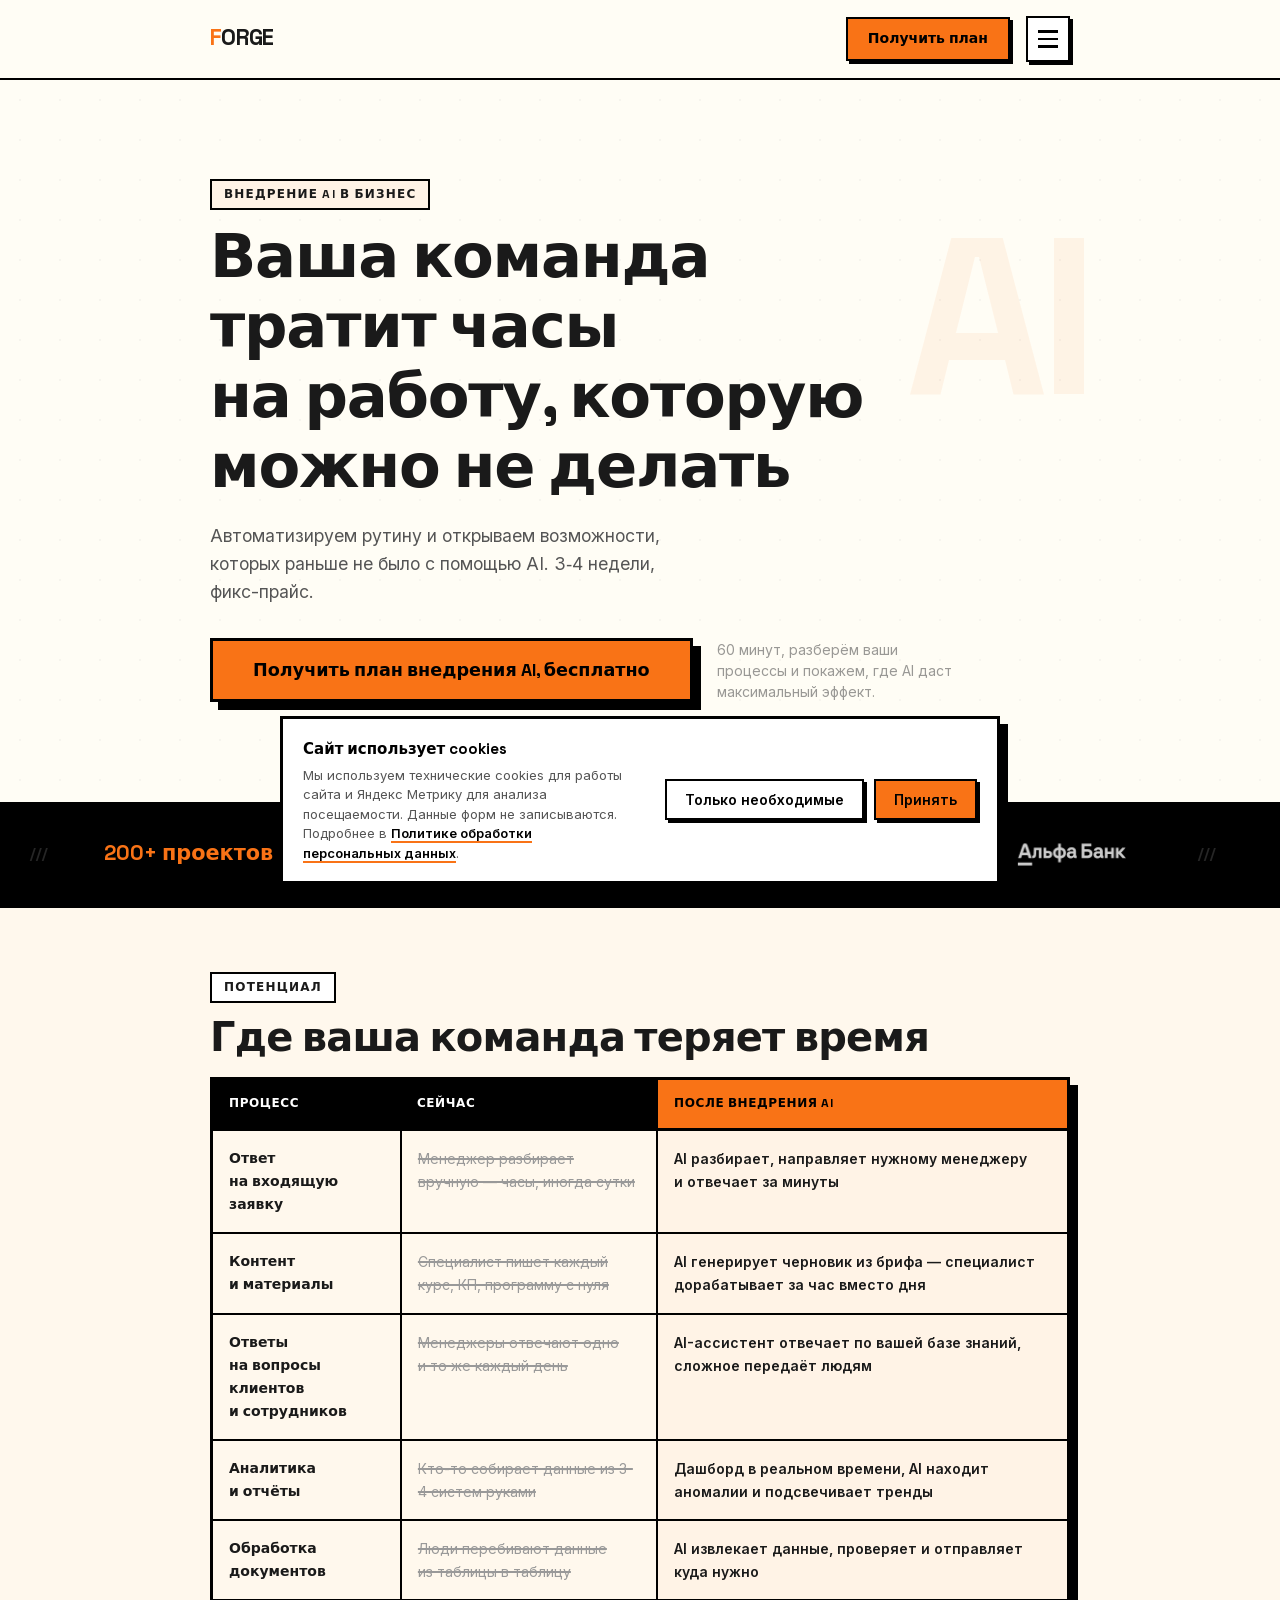
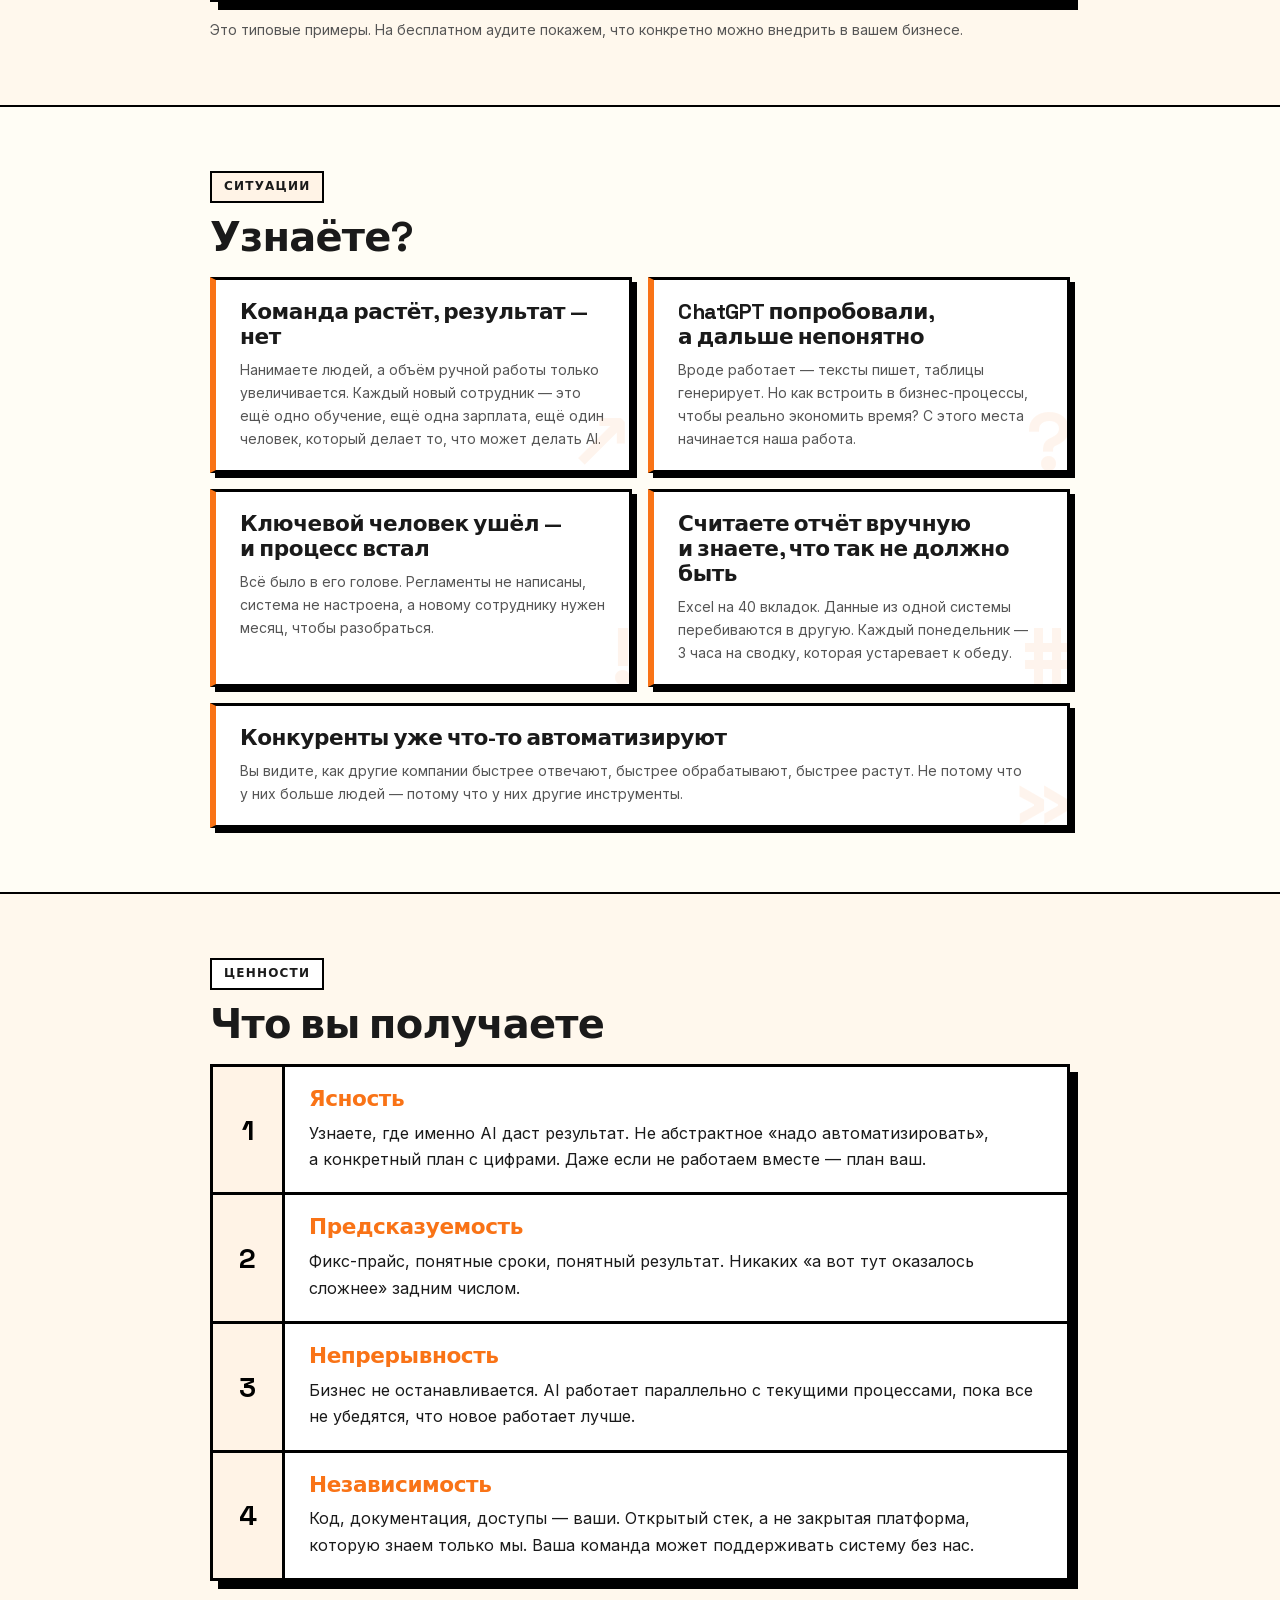
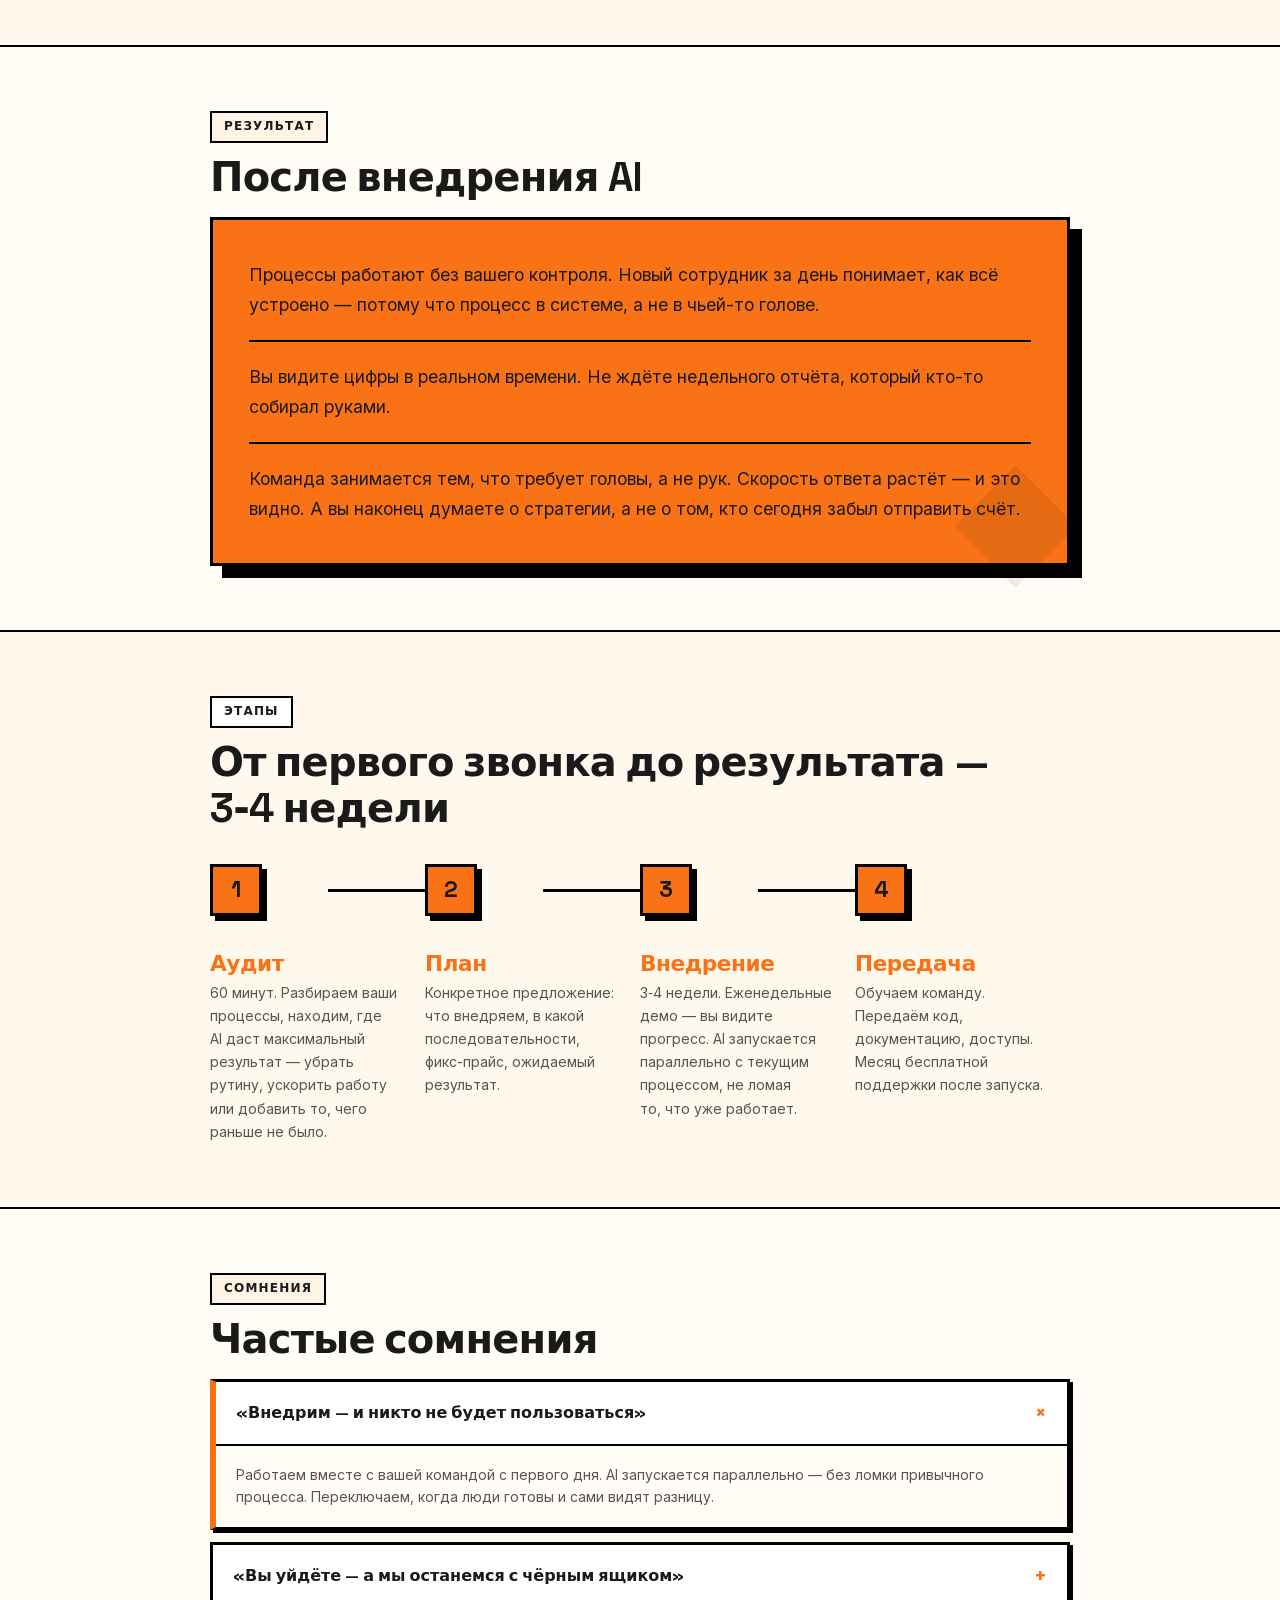
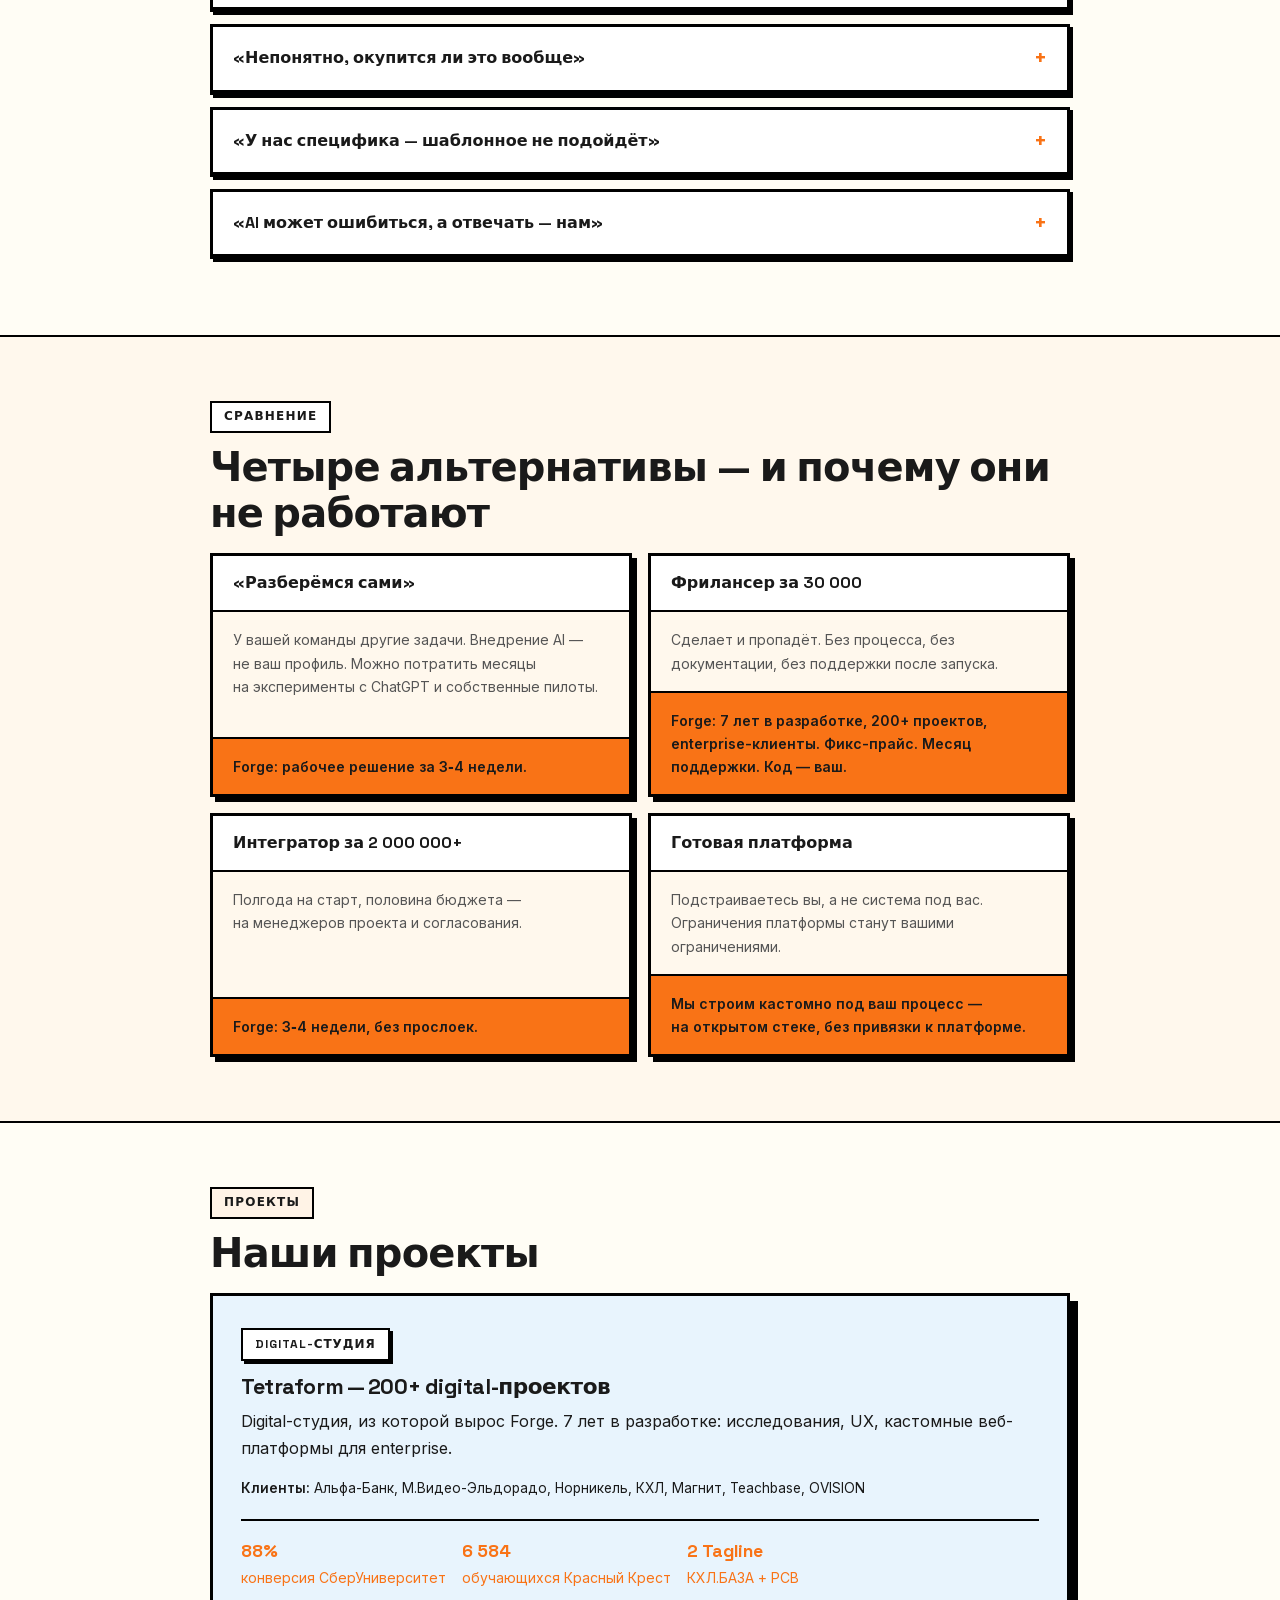
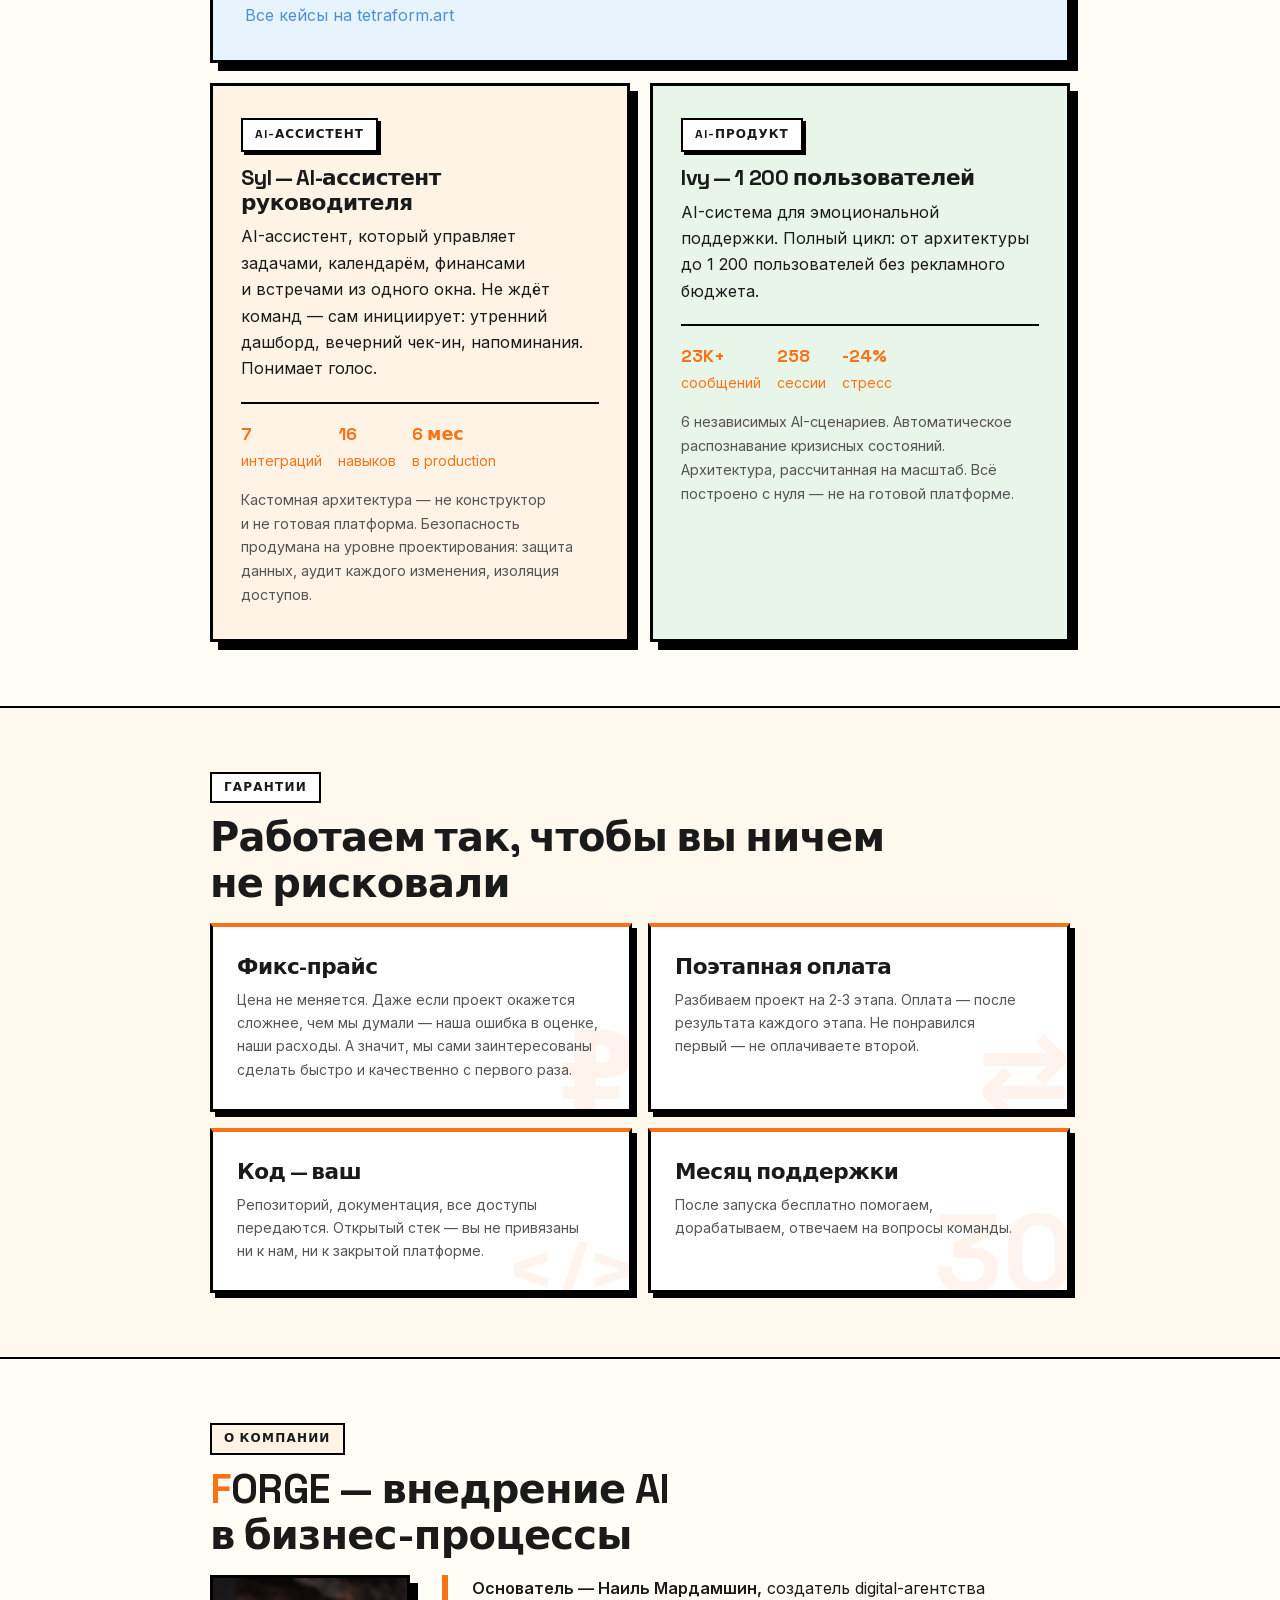
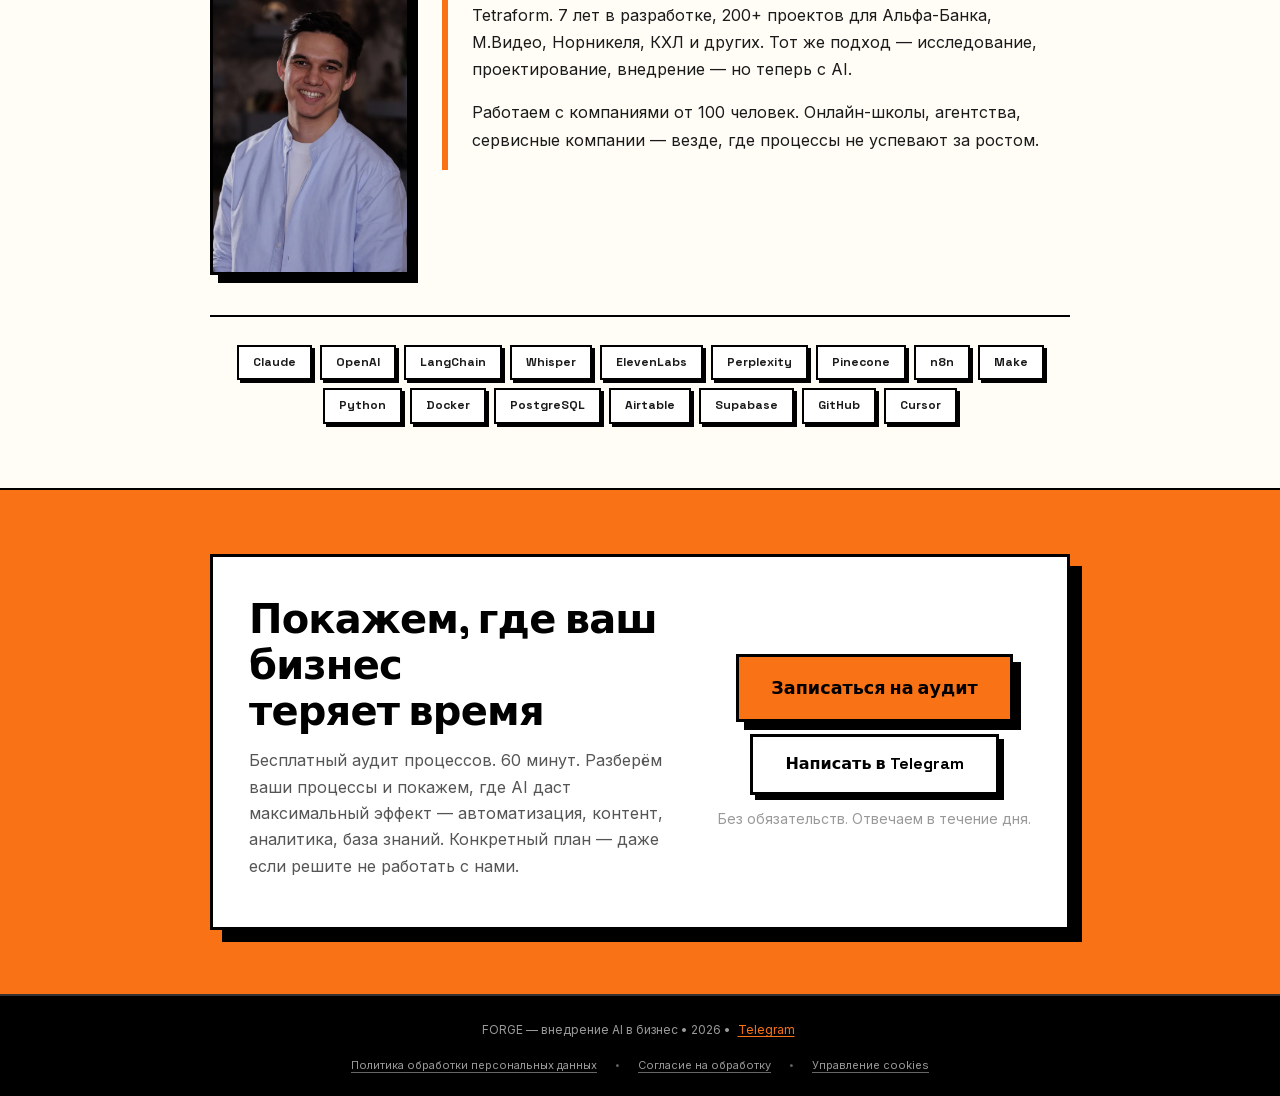
<file: index.html>
<!DOCTYPE html>
<html lang="ru">
<head>
    <meta charset="UTF-8">
    <meta name="viewport" content="width=device-width, initial-scale=1.0, viewport-fit=cover">
    <meta name="theme-color" content="#F97316">
    <meta name="color-scheme" content="light">
    <meta name="apple-mobile-web-app-capable" content="yes">
    <meta name="apple-mobile-web-app-status-bar-style" content="default">
    <meta name="format-detection" content="telephone=no">
    <title>Forge — внедрение AI в бизнес</title>
    <meta name="description" content="Автоматизация рутины, генерация контента, аналитика. Внедряем за 3-4 недели, фикс-прайс. 200+ проектов. Альфа-Банк, Норникель, КХЛ в портфолио.">
    <link rel="canonical" href="https://forge-ai.io/">
    <meta property="og:title" content="Forge — внедрение AI в бизнес">
    <meta property="og:description" content="Автоматизируем рутину и открываем возможности, которых раньше не было с помощью AI. 3-4 недели, фикс-прайс.">
    <meta property="og:type" content="website">
    <meta property="og:image" content="https://forge-ai.io/assets/images/og-image.png?v=2">
    <meta property="og:image:secure_url" content="https://forge-ai.io/assets/images/og-image.png?v=2">
    <meta property="og:image:type" content="image/png">
    <meta property="og:image:width" content="1200">
    <meta property="og:image:height" content="630">
    <meta property="og:image:alt" content="Forge — внедрение AI в бизнес-процессы">
    <meta property="og:url" content="https://forge-ai.io/">
    <meta property="og:site_name" content="Forge">
    <meta property="og:locale" content="ru_RU">
    <meta name="twitter:card" content="summary_large_image">
    <meta name="twitter:title" content="Forge — внедрение AI в бизнес">
    <meta name="twitter:description" content="Автоматизируем рутину и открываем возможности, которых раньше не было с помощью AI. 3-4 недели, фикс-прайс.">
    <meta name="twitter:image" content="https://forge-ai.io/assets/images/og-image.png?v=2">
    <meta name="twitter:image:alt" content="Forge — внедрение AI в бизнес-процессы">
    <link rel="icon" type="image/svg+xml" href="assets/favicon.svg">
    <link rel="icon" type="image/png" sizes="32x32" href="assets/favicon-32.png">
    <link rel="apple-touch-icon" sizes="180x180" href="assets/apple-touch-icon.png">
    <!-- Self-hosted fonts (Inter cyrillic + latin, Space Grotesk latin 700) — убран Google Fonts render-blocking chain -->
    <link rel="preload" as="font" type="font/woff2" href="assets/fonts/inter-cyrillic.woff2" crossorigin>
    <link rel="preload" as="font" type="font/woff2" href="assets/fonts/inter-latin.woff2" crossorigin>
    <link rel="preload" as="font" type="font/woff2" href="assets/fonts/spacegrotesk-latin-700.woff2" crossorigin>
    <link rel="stylesheet" href="style.css?v=20260410_hero_fill">
    <noscript><style>.fade-in { opacity: 1 !important; transform: none !important; }</style></noscript>
    <script type="application/ld+json">
    {
      "@context": "https://schema.org",
      "@id": "https://forge-ai.io/#service",
      "@type": "ProfessionalService",
      "name": "Forge",
      "alternateName": "Forge AI",
      "slogan": "Внедряем AI в бизнес",
      "description": "Внедрение AI в бизнес-процессы: автоматизация рутины, генерация контента, аналитика, боты по базе знаний. 3-4 недели, фикс-прайс.",
      "url": "https://forge-ai.io/",
      "logo": "https://forge-ai.io/assets/favicon.svg",
      "image": "https://forge-ai.io/assets/images/og-image.png",
      "priceRange": "$$$",
      "serviceType": [
        "Внедрение искусственного интеллекта",
        "Автоматизация бизнес-процессов",
        "Разработка AI-ассистентов",
        "Базы знаний с RAG"
      ],
      "areaServed": {
        "@type": "Country",
        "name": "Russia"
      },
      "founder": {
        "@type": "Person",
        "name": "Наиль Мардамшин",
        "jobTitle": "Основатель",
        "url": "https://t.me/nmardamshin"
      },
      "parentOrganization": {
        "@type": "Organization",
        "name": "Tetraform",
        "url": "https://tetraform.art",
        "description": "Digital-студия, из которой вырос Forge. 7 лет в разработке, 200+ проектов для enterprise."
      },
      "contactPoint": {
        "@type": "ContactPoint",
        "contactType": "sales",
        "url": "https://t.me/nmardamshin",
        "availableLanguage": ["Russian"]
      },
      "sameAs": [
        "https://t.me/nmardamshin",
        "https://tetraform.art"
      ],
      "knowsAbout": [
        "AI-автоматизация бизнес-процессов",
        "Внедрение LLM (Claude, GPT)",
        "Базы знаний и RAG-системы",
        "n8n, LangChain, генерация контента",
        "Предиктивная аналитика"
      ],
      "hasOfferCatalog": {
        "@type": "OfferCatalog",
        "name": "Услуги Forge",
        "itemListElement": [
          {
            "@type": "Offer",
            "itemOffered": {
              "@type": "Service",
              "name": "Автоматизация рутинных процессов",
              "description": "Разбор входящих заявок, обработка документов, автоматические ответы"
            }
          },
          {
            "@type": "Offer",
            "itemOffered": {
              "@type": "Service",
              "name": "AI-ассистенты и боты по базе знаний",
              "description": "Отвечают на вопросы клиентов и сотрудников по корпоративной базе знаний"
            }
          },
          {
            "@type": "Offer",
            "itemOffered": {
              "@type": "Service",
              "name": "Генерация контента и материалов",
              "description": "Курсы, КП, программы из брифа — AI-черновик, человек дорабатывает"
            }
          },
          {
            "@type": "Offer",
            "itemOffered": {
              "@type": "Service",
              "name": "Аналитика и дашборды",
              "description": "Real-time дашборды, AI находит аномалии и тренды"
            }
          }
        ]
      }
    }
    </script>
    <script type="application/ld+json">
    {
      "@context": "https://schema.org",
      "@type": "FAQPage",
      "mainEntity": [
        {
          "@type": "Question",
          "name": "Внедрим — и никто не будет пользоваться?",
          "acceptedAnswer": {
            "@type": "Answer",
            "text": "Работаем вместе с вашей командой с первого дня. AI запускается параллельно — без ломки привычного процесса. Переключаем, когда люди готовы и сами видят разницу."
          }
        },
        {
          "@type": "Question",
          "name": "Вы уйдёте — а мы останемся с чёрным ящиком?",
          "acceptedAnswer": {
            "@type": "Answer",
            "text": "Код, документация, репозиторий — ваши. Строим на открытых инструментах, а не на закрытой платформе, которую знаем только мы. Обучаем вашу команду поддерживать систему."
          }
        },
        {
          "@type": "Question",
          "name": "Непонятно, окупится ли это вообще?",
          "acceptedAnswer": {
            "@type": "Answer",
            "text": "Считаем потенциал экономии до старта — на конкретных цифрах вашего бизнеса. Вы принимаете решение на данных, а не на обещаниях. Фикс-прайс, поэтапная оплата."
          }
        },
        {
          "@type": "Question",
          "name": "У нас специфика — шаблонное не подойдёт?",
          "acceptedAnswer": {
            "@type": "Answer",
            "text": "Каждый проект кастомный. Начинаем с аудита именно вашего процесса. Никаких шаблонов — решение проектируется под ваши данные, инструменты и логику."
          }
        },
        {
          "@type": "Question",
          "name": "AI может ошибиться, а отвечать — нам?",
          "acceptedAnswer": {
            "@type": "Answer",
            "text": "Человек остаётся в контуре. AI берёт рутину, но финальные решения — за вашими сотрудниками. Критические сценарии всегда проходят ручную проверку."
          }
        }
      ]
    }
    </script>
    <script type="application/ld+json">
    {
      "@context": "https://schema.org",
      "@type": "WebSite",
      "@id": "https://forge-ai.io/#website",
      "name": "Forge",
      "alternateName": "Forge AI",
      "url": "https://forge-ai.io/",
      "inLanguage": "ru-RU",
      "description": "Внедрение AI в бизнес-процессы за 3-4 недели. Фикс-прайс, открытый стек.",
      "publisher": {
        "@id": "https://forge-ai.io/#service"
      }
    }
    </script>
    <script type="application/ld+json">
    {
      "@context": "https://schema.org",
      "@type": "HowTo",
      "name": "Как внедрить AI в бизнес-процессы за 3-4 недели",
      "description": "Четыре этапа внедрения AI в бизнес: аудит процессов, план внедрения, разработка, передача команде клиента.",
      "totalTime": "P28D",
      "step": [
        {
          "@type": "HowToStep",
          "position": 1,
          "name": "Аудит",
          "text": "60 минут. Разбираем ваши процессы, находим, где AI даст максимальный результат — убрать рутину, ускорить работу или добавить то, чего раньше не было.",
          "url": "https://forge-ai.io/#etapy"
        },
        {
          "@type": "HowToStep",
          "position": 2,
          "name": "План",
          "text": "Конкретное предложение: что внедряем, в какой последовательности, фикс-прайс, ожидаемый результат.",
          "url": "https://forge-ai.io/#etapy"
        },
        {
          "@type": "HowToStep",
          "position": 3,
          "name": "Внедрение",
          "text": "3-4 недели. Еженедельные демо — вы видите прогресс. AI запускается параллельно с текущим процессом, не ломая то, что уже работает.",
          "url": "https://forge-ai.io/#etapy"
        },
        {
          "@type": "HowToStep",
          "position": 4,
          "name": "Передача",
          "text": "Обучаем команду. Передаём код, документацию, доступы. Месяц бесплатной поддержки после запуска.",
          "url": "https://forge-ai.io/#etapy"
        }
      ]
    }
    </script>
</head>
<body>

<a href="#main-content" class="skip-link">Перейти к содержимому</a>

<!-- Nav -->
<nav>
    <div class="container">
        <div class="logo"><span>F</span>ORGE</div>
        <div class="nav-right">
            <button type="button" class="nav-cta" data-lead-modal="nav">Получить план</button>
            <button class="burger" aria-label="Меню">
                <span></span><span></span><span></span>
            </button>
        </div>
    </div>
</nav>

<!-- Mobile menu -->
<div class="mobile-menu">
    <a href="#potencial">Потенциал</a>
    <a href="#situacii">Ситуации</a>
    <a href="#cennosti">Ценности</a>
    <a href="#rezultat">Результат</a>
    <a href="#etapy">Этапы</a>
    <a href="#somneniya">Сомнения</a>
    <a href="#sravnenie">Сравнение</a>
    <a href="#proekty">Проекты</a>
    <a href="#garantii">Гарантии</a>
    <a href="#o-kompanii">О компании</a>
    <button type="button" class="mobile-menu-cta" data-lead-modal="mobile-menu">Записаться на&nbsp;аудит</button>
</div>

<main id="main-content">

<!-- 1. Hero + Marquee = one viewport -->
<div class="hero-viewport">
<section class="hero">
    <div class="hero-inner">
        <p class="section-label">Внедрение AI в бизнес</p>
        <h1>Ваша команда тратит часы на&nbsp;работу, которую можно не&nbsp;делать</h1>
        <p class="subtitle">Автоматизируем рутину и&nbsp;открываем возможности, которых раньше не&nbsp;было с&nbsp;помощью AI. 3&#8209;4&nbsp;недели, <span style="white-space:nowrap">фикс-прайс.</span></p>
        <div class="cta-row">
            <button type="button" class="btn btn-primary" data-lead-modal="hero">Получить план внедрения AI, бесплатно</button>
            <span class="cta-sub">60&nbsp;минут, разберём ваши процессы и&nbsp;покажем, где AI&nbsp;даст максимальный эффект.</span>
        </div>
    </div>
</section>

<!-- Marquee Trust Strip -->
<div class="marquee-strip">
    <div class="marquee-track">
        <span class="marquee-highlight">7 лет в разработке</span><span class="sep">///</span>
        <span class="marquee-highlight">200+ проектов</span><span class="sep">///</span>
        <img src="assets/logos/nornickel-ru.svg" alt="Норникель" width="86" height="14" decoding="async" class="marquee-logo marquee-logo-native"><span class="sep">///</span>
        <img src="assets/logos/khl.png" alt="КХЛ" width="175" height="192" decoding="async" class="marquee-logo"><span class="sep">///</span>
        <img src="assets/logos/alfa-bank.png" alt="Альфа-Банк" width="292" height="100" decoding="async" class="marquee-logo"><span class="sep">///</span>
        <img src="assets/logos/mvideo.png" alt="М.Видео" width="292" height="100" decoding="async" class="marquee-logo"><span class="sep">///</span>
        <img src="assets/logos/sber.png" alt="Сбер" width="292" height="100" decoding="async" class="marquee-logo"><span class="sep">///</span>
        <img src="assets/logos/yasno.png" alt="ЯСНО" width="700" height="171" decoding="async" class="marquee-logo marquee-logo-sm"><span class="sep">///</span>
        <img src="assets/logos/skyeng-w.svg" alt="SkyEng" width="1172" height="400" decoding="async" class="marquee-logo"><span class="sep">///</span>
        <img src="assets/logos/rzhd.png" alt="РЖД" width="292" height="100" decoding="async" class="marquee-logo"><span class="sep">///</span>
        <img src="assets/logos/danon.png" alt="Данон" width="292" height="100" decoding="async" class="marquee-logo"><span class="sep">///</span>
        <img src="assets/logos/rsv.svg" alt="Россия — страна возможностей" width="320" height="108" decoding="async" class="marquee-logo"><span class="sep">///</span>
        <img src="assets/logos/black-science.png" alt="Black Science" width="292" height="100" decoding="async" class="marquee-logo"><span class="sep">///</span>
        <img src="assets/logos/teachbase.png" alt="Teachbase" width="292" height="100" decoding="async" class="marquee-logo"><span class="sep">///</span>
        <!-- Duplicate for seamless loop -->
        <span class="marquee-highlight">7 лет в разработке</span><span class="sep">///</span>
        <span class="marquee-highlight">200+ проектов</span><span class="sep">///</span>
        <img src="assets/logos/nornickel-ru.svg" alt="Норникель" width="86" height="14" decoding="async" class="marquee-logo marquee-logo-native"><span class="sep">///</span>
        <img src="assets/logos/khl.png" alt="КХЛ" width="175" height="192" decoding="async" class="marquee-logo"><span class="sep">///</span>
        <img src="assets/logos/alfa-bank.png" alt="Альфа-Банк" width="292" height="100" decoding="async" class="marquee-logo"><span class="sep">///</span>
        <img src="assets/logos/mvideo.png" alt="М.Видео" width="292" height="100" decoding="async" class="marquee-logo"><span class="sep">///</span>
        <img src="assets/logos/sber.png" alt="Сбер" width="292" height="100" decoding="async" class="marquee-logo"><span class="sep">///</span>
        <img src="assets/logos/yasno.png" alt="ЯСНО" width="700" height="171" decoding="async" class="marquee-logo marquee-logo-sm"><span class="sep">///</span>
        <img src="assets/logos/skyeng-w.svg" alt="SkyEng" width="1172" height="400" decoding="async" class="marquee-logo"><span class="sep">///</span>
        <img src="assets/logos/rzhd.png" alt="РЖД" width="292" height="100" decoding="async" class="marquee-logo"><span class="sep">///</span>
        <img src="assets/logos/danon.png" alt="Данон" width="292" height="100" decoding="async" class="marquee-logo"><span class="sep">///</span>
        <img src="assets/logos/rsv.svg" alt="Россия — страна возможностей" width="320" height="108" decoding="async" class="marquee-logo"><span class="sep">///</span>
        <img src="assets/logos/black-science.png" alt="Black Science" width="292" height="100" decoding="async" class="marquee-logo"><span class="sep">///</span>
        <img src="assets/logos/teachbase.png" alt="Teachbase" width="292" height="100" decoding="async" class="marquee-logo"><span class="sep">///</span>
    </div>
</div>
</div>

<!-- 2. Aha-момент -->
<section class="fade-in" id="potencial">
    <div class="container">
        <p class="section-label">Потенциал</p>
        <h2>Где ваша команда теряет&nbsp;время</h2>
        <div class="aha-table-wrap">
            <table class="aha-table">
                <thead>
                    <tr>
                        <th>Процесс</th>
                        <th>Сейчас</th>
                        <th>После внедрения AI</th>
                    </tr>
                </thead>
                <tbody>
                    <tr>
                        <td>Ответ на&nbsp;входящую заявку</td>
                        <td class="col-before">Менеджер разбирает вручную&nbsp;— часы, иногда сутки</td>
                        <td class="col-after">AI&nbsp;разбирает, направляет нужному менеджеру и&nbsp;отвечает за&nbsp;минуты</td>
                    </tr>
                    <tr>
                        <td>Контент и&nbsp;материалы</td>
                        <td class="col-before">Специалист пишет каждый курс, КП, программу с&nbsp;нуля</td>
                        <td class="col-after">AI&nbsp;генерирует черновик из&nbsp;брифа&nbsp;— специалист дорабатывает за&nbsp;час вместо дня</td>
                    </tr>
                    <tr>
                        <td>Ответы на&nbsp;вопросы клиентов и&nbsp;сотрудников</td>
                        <td class="col-before">Менеджеры отвечают одно и&nbsp;то&nbsp;же каждый день</td>
                        <td class="col-after">AI-ассистент отвечает по&nbsp;вашей базе знаний, сложное передаёт людям</td>
                    </tr>
                    <tr>
                        <td>Аналитика и&nbsp;отчёты</td>
                        <td class="col-before">Кто-то собирает данные из&nbsp;3-4&nbsp;систем руками</td>
                        <td class="col-after">Дашборд в&nbsp;реальном времени, AI&nbsp;находит аномалии и&nbsp;подсвечивает тренды</td>
                    </tr>
                    <tr>
                        <td>Обработка документов</td>
                        <td class="col-before">Люди перебивают данные из&nbsp;таблицы в&nbsp;таблицу</td>
                        <td class="col-after">AI&nbsp;извлекает данные, проверяет и&nbsp;отправляет куда нужно</td>
                    </tr>
                </tbody>
            </table>
        </div>
        <p style="font-size: var(--text-sm); color: var(--text-muted); margin-top: 16px;">Это типовые примеры. На&nbsp;бесплатном аудите покажем, что конкретно можно внедрить в&nbsp;вашем бизнесе.</p>
    </div>
</section>

<!-- 3. Узнаёте себя? -->
<section class="fade-in" id="situacii">
    <div class="container">
        <p class="section-label">Ситуации</p>
        <h2>Узнаёте?</h2>
        <div class="trigger-grid">
            <div class="trigger-card">
                <h3>Команда растёт, результат&nbsp;— нет</h3>
                <p>Нанимаете людей, а&nbsp;объём ручной работы только увеличивается. Каждый новый сотрудник&nbsp;— это ещё одно обучение, ещё одна зарплата, ещё один человек, который делает то, что может делать&nbsp;AI.</p>
            </div>
            <div class="trigger-card">
                <h3>ChatGPT попробовали, а&nbsp;дальше непонятно</h3>
                <p>Вроде работает&nbsp;— тексты пишет, таблицы генерирует. Но&nbsp;как встроить в&nbsp;бизнес-процессы, чтобы реально экономить время? С&nbsp;этого места начинается наша работа.</p>
            </div>
            <div class="trigger-card">
                <h3>Ключевой человек ушёл&nbsp;— и&nbsp;процесс встал</h3>
                <p>Всё было в&nbsp;его голове. Регламенты не&nbsp;написаны, система не&nbsp;настроена, а&nbsp;новому сотруднику нужен месяц, чтобы разобраться.</p>
            </div>
            <div class="trigger-card">
                <h3>Считаете отчёт вручную и&nbsp;знаете, что так не&nbsp;должно быть</h3>
                <p>Excel на&nbsp;40&nbsp;вкладок. Данные из&nbsp;одной системы перебиваются в&nbsp;другую. Каждый понедельник&nbsp;— 3&nbsp;часа на&nbsp;сводку, которая устаревает к&nbsp;обеду.</p>
            </div>
            <div class="trigger-card">
                <h3>Конкуренты уже что-то автоматизируют</h3>
                <p>Вы&nbsp;видите, как другие компании быстрее отвечают, быстрее обрабатывают, быстрее растут. Не&nbsp;потому что у&nbsp;них больше людей&nbsp;— потому что у&nbsp;них другие инструменты.</p>
            </div>
        </div>
    </div>
</section>

<!-- 4. Что вы получаете -->
<section class="fade-in" id="cennosti">
    <div class="container">
        <p class="section-label">Ценности</p>
        <h2>Что вы&nbsp;получаете</h2>
        <div class="jobs-grid">
            <div class="job-card">
                <div class="job-number">1</div>
                <div>
                    <h3>Ясность</h3>
                    <p>Узнаете, где именно AI&nbsp;даст результат. Не&nbsp;абстрактное «надо автоматизировать», а&nbsp;конкретный план с&nbsp;цифрами. Даже если не&nbsp;работаем вместе&nbsp;— план ваш.</p>
                </div>
            </div>
            <div class="job-card">
                <div class="job-number">2</div>
                <div>
                    <h3>Предсказуемость</h3>
                    <p><span style="white-space:nowrap">Фикс-прайс,</span> понятные сроки, понятный результат. Никаких «а&nbsp;вот тут оказалось сложнее» задним числом.</p>
                </div>
            </div>
            <div class="job-card">
                <div class="job-number">3</div>
                <div>
                    <h3>Непрерывность</h3>
                    <p>Бизнес не&nbsp;останавливается. AI&nbsp;работает параллельно с&nbsp;текущими процессами, пока все не&nbsp;убедятся, что новое работает лучше.</p>
                </div>
            </div>
            <div class="job-card">
                <div class="job-number">4</div>
                <div>
                    <h3>Независимость</h3>
                    <p>Код, документация, доступы&nbsp;— ваши. Открытый стек, а&nbsp;не&nbsp;закрытая платформа, которую знаем только мы. Ваша команда может поддерживать систему без нас.</p>
                </div>
            </div>
        </div>
    </div>
</section>

<!-- 5. Точка Б -->
<section class="fade-in" id="rezultat">
    <div class="container">
        <p class="section-label">Результат</p>
        <h2>После внедрения&nbsp;AI</h2>
        <div class="point-b">
            <p>Процессы работают без вашего контроля. Новый сотрудник за&nbsp;день понимает, как всё устроено&nbsp;— потому что процесс в&nbsp;системе, а&nbsp;не&nbsp;в&nbsp;чьей-то голове.</p>
            <p>Вы&nbsp;видите цифры в&nbsp;реальном времени. Не&nbsp;ждёте недельного отчёта, который кто-то собирал руками.</p>
            <p>Команда занимается тем, что требует головы, а&nbsp;не&nbsp;рук. Скорость ответа растёт&nbsp;— и&nbsp;это видно. А&nbsp;вы&nbsp;наконец думаете о&nbsp;стратегии, а&nbsp;не&nbsp;о&nbsp;том, кто сегодня забыл отправить счёт.</p>
        </div>
    </div>
</section>

<!-- 6. Как это работает -->
<section class="fade-in" id="etapy">
    <div class="container">
        <p class="section-label">Этапы</p>
        <h2>От&nbsp;первого звонка до&nbsp;результата&nbsp;— 3&#8209;4&nbsp;недели</h2>
        <div class="steps-grid">
            <div class="step">
                <div class="step-num">1</div>
                <div class="step-content">
                    <h3>Аудит</h3>
                    <p>60&nbsp;минут. Разбираем ваши процессы, находим, где AI&nbsp;даст максимальный результат&nbsp;— убрать рутину, ускорить работу или добавить то, чего раньше не&nbsp;было.</p>
                </div>
            </div>
            <div class="step">
                <div class="step-num">2</div>
                <div class="step-content">
                    <h3>План</h3>
                    <p>Конкретное предложение: что внедряем, в&nbsp;какой последовательности, <span style="white-space:nowrap">фикс-прайс,</span> ожидаемый результат.</p>
                </div>
            </div>
            <div class="step">
                <div class="step-num">3</div>
                <div class="step-content">
                    <h3>Внедрение</h3>
                    <p>3&#8209;4&nbsp;недели. Еженедельные демо&nbsp;— вы&nbsp;видите прогресс. AI&nbsp;запускается параллельно с&nbsp;текущим процессом, не&nbsp;ломая то,&nbsp;что уже работает.</p>
                </div>
            </div>
            <div class="step">
                <div class="step-num">4</div>
                <div class="step-content">
                    <h3>Передача</h3>
                    <p>Обучаем команду. Передаём код, документацию, доступы. Месяц бесплатной поддержки после запуска.</p>
                </div>
            </div>
        </div>
    </div>
</section>

<!-- 7. Барьеры -->
<section class="fade-in" id="somneniya">
    <div class="container">
        <p class="section-label">Сомнения</p>
        <h2>Частые сомнения</h2>
        <div class="barrier">
            <div class="barrier-q">«Внедрим&nbsp;— и&nbsp;никто не&nbsp;будет пользоваться»</div>
            <div class="barrier-a">Работаем вместе с&nbsp;вашей командой с&nbsp;первого дня. AI&nbsp;запускается параллельно&nbsp;— без ломки привычного процесса. Переключаем, когда люди готовы и&nbsp;сами видят разницу.</div>
        </div>
        <div class="barrier">
            <div class="barrier-q">«Вы&nbsp;уйдёте&nbsp;— а&nbsp;мы&nbsp;останемся с&nbsp;чёрным ящиком»</div>
            <div class="barrier-a">Код, документация, репозиторий&nbsp;— ваши. Строим на&nbsp;открытых инструментах, а&nbsp;не&nbsp;на&nbsp;закрытой платформе, которую знаем только мы. Обучаем вашу команду поддерживать систему.</div>
        </div>
        <div class="barrier">
            <div class="barrier-q">«Непонятно, окупится&nbsp;ли это вообще»</div>
            <div class="barrier-a">Считаем потенциал экономии до&nbsp;старта&nbsp;— на&nbsp;конкретных цифрах вашего бизнеса. Вы&nbsp;принимаете решение на&nbsp;данных, а&nbsp;не&nbsp;на&nbsp;обещаниях. <span style="white-space:nowrap">Фикс-прайс,</span> поэтапная оплата.</div>
        </div>
        <div class="barrier">
            <div class="barrier-q">«У&nbsp;нас специфика&nbsp;— шаблонное не&nbsp;подойдёт»</div>
            <div class="barrier-a">Каждый проект кастомный. Начинаем с&nbsp;аудита именно вашего процесса. Никаких шаблонов&nbsp;— решение проектируется под ваши данные, инструменты и&nbsp;логику.</div>
        </div>
        <div class="barrier">
            <div class="barrier-q">«AI&nbsp;может ошибиться, а&nbsp;отвечать&nbsp;— нам»</div>
            <div class="barrier-a">Человек остаётся в&nbsp;контуре. AI&nbsp;берёт рутину, но&nbsp;финальные решения&nbsp;— за&nbsp;вашими сотрудниками. Критические сценарии всегда проходят ручную проверку.</div>
        </div>
    </div>
</section>

<!-- 8. Почему не другие -->
<section class="fade-in" id="sravnenie">
    <div class="container">
        <p class="section-label">Сравнение</p>
        <h2>Четыре альтернативы&nbsp;— и&nbsp;почему они не&nbsp;работают</h2>
        <div class="competitor-grid">
            <div class="competitor-card">
                <div class="comp-header">«Разберёмся сами»</div>
                <div class="comp-problem">У&nbsp;вашей команды другие задачи. Внедрение AI&nbsp;— не&nbsp;ваш профиль. Можно потратить месяцы на&nbsp;эксперименты с&nbsp;ChatGPT и&nbsp;собственные пилоты.</div>
                <div class="comp-forge">Forge: рабочее решение за&nbsp;3&#8209;4&nbsp;недели.</div>
            </div>
            <div class="competitor-card">
                <div class="comp-header">Фрилансер за&nbsp;30&nbsp;000</div>
                <div class="comp-problem">Сделает и&nbsp;пропадёт. Без процесса, без документации, без поддержки после запуска.</div>
                <div class="comp-forge">Forge: 7&nbsp;лет в&nbsp;разработке, 200+&nbsp;проектов, enterprise-клиенты. <span style="white-space:nowrap">Фикс-прайс.</span> Месяц поддержки. Код&nbsp;— ваш.</div>
            </div>
            <div class="competitor-card">
                <div class="comp-header">Интегратор за&nbsp;2&nbsp;000&nbsp;000+</div>
                <div class="comp-problem">Полгода на&nbsp;старт, половина бюджета&nbsp;— на&nbsp;менеджеров проекта и&nbsp;согласования.</div>
                <div class="comp-forge">Forge: 3&#8209;4&nbsp;недели, без прослоек.</div>
            </div>
            <div class="competitor-card">
                <div class="comp-header">Готовая платформа</div>
                <div class="comp-problem">Подстраиваетесь вы, а&nbsp;не&nbsp;система под вас. Ограничения платформы станут вашими ограничениями.</div>
                <div class="comp-forge">Мы&nbsp;строим кастомно под ваш процесс&nbsp;— на&nbsp;открытом стеке, без привязки к&nbsp;платформе.</div>
            </div>
        </div>
    </div>
</section>

<!-- 9. Кейсы -->
<section class="fade-in" id="proekty">
    <div class="container">
        <p class="section-label">Проекты</p>
        <h2>Наши проекты</h2>
        <div class="cases-grid">
            <div class="case-card case-tetraform">
                <div class="case-tag">Digital-студия</div>
                <h3>Tetraform — 200+ digital-проектов</h3>
                <p>Digital-студия, из&nbsp;которой вырос Forge. 7&nbsp;лет в&nbsp;разработке: исследования, UX, кастомные веб-платформы для enterprise.</p>
                <p style="font-size: 0.85rem; margin-top: 8px;"><strong>Клиенты:</strong> Альфа-Банк, М.Видео-Эльдорадо, Норникель, КХЛ, Магнит, Teachbase, OVISION</p>
                <div class="case-stats">
                    <div class="case-stat"><strong>94%</strong> конверсия СберУниверситет</div>
                    <div class="case-stat"><strong>7&nbsp;000</strong> обучающихся Красный Крест</div>
                    <div class="case-stat"><strong>2&nbsp;Tagline</strong> КХЛ.БАЗА + РСВ</div>
                </div>
                <p class="case-link-wrap"><a class="case-link" href="https://tetraform.art/cases" target="_blank" rel="noopener noreferrer">Все кейсы на tetraform.art</a></p>
            </div>
            <div class="case-card case-syl">
                <div class="case-tag">AI-ассистент</div>
                <h3>Syl — AI-ассистент руководителя</h3>
                <p>AI-ассистент, который управляет задачами, календарём, финансами и&nbsp;встречами из&nbsp;одного окна. Не&nbsp;ждёт команд&nbsp;— сам инициирует: утренний дашборд, вечерний чек-ин, напоминания. Понимает голос.</p>
                <div class="case-stats">
                    <div class="case-stat"><strong>7</strong> интеграций</div>
                    <div class="case-stat"><strong>17</strong> навыков</div>
                    <div class="case-stat"><strong>6 мес</strong> в production</div>
                </div>
                <p style="font-size: 0.9rem; color: var(--text-muted); margin-top: 16px;">Кастомная архитектура&nbsp;— не&nbsp;конструктор и&nbsp;не&nbsp;готовая платформа. Безопасность продумана на&nbsp;уровне проектирования: защита данных, аудит каждого изменения, изоляция доступов.</p>
            </div>
            <div class="case-card case-ivy">
                <div class="case-tag">AI-продукт</div>
                <h3>Ivy — 1 200 пользователей</h3>
                <p>AI-система для эмоциональной поддержки. Полный цикл: от&nbsp;архитектуры до&nbsp;1&nbsp;200 пользователей без рекламного бюджета.</p>
                <div class="case-stats">
                    <div class="case-stat"><strong>24K+</strong> сообщений</div>
                    <div class="case-stat"><strong>274</strong> сессии</div>
                    <div class="case-stat"><strong>-25%</strong> стресс</div>
                </div>
                <p style="font-size: 0.9rem; color: var(--text-muted); margin-top: 16px;">6&nbsp;независимых AI-сценариев. Автоматическое распознавание кризисных состояний. Архитектура, рассчитанная на&nbsp;масштаб. Всё построено с&nbsp;нуля&nbsp;— не&nbsp;на&nbsp;готовой платформе.</p>
            </div>
        </div>
    </div>
</section>

<!-- 10. Гарантии -->
<section class="fade-in" id="garantii">
    <div class="container">
        <p class="section-label">Гарантии</p>
        <h2>Работаем так, чтобы вы&nbsp;ничем не&nbsp;рисковали</h2>
        <div class="guarantees-grid">
            <div class="guarantee-card">
                <h3><span style="white-space:nowrap">Фикс-прайс</span></h3>
                <p>Цена не&nbsp;меняется. Даже если проект окажется сложнее, чем мы&nbsp;думали&nbsp;— наша ошибка в&nbsp;оценке, наши расходы. А&nbsp;значит, мы&nbsp;сами заинтересованы сделать быстро и&nbsp;качественно с&nbsp;первого раза.</p>
            </div>
            <div class="guarantee-card">
                <h3>Поэтапная оплата</h3>
                <p>Разбиваем проект на&nbsp;2&#8209;3&nbsp;этапа. Оплата&nbsp;— после результата каждого этапа. Не&nbsp;понравился первый&nbsp;— не&nbsp;оплачиваете второй.</p>
            </div>
            <div class="guarantee-card">
                <h3>Код&nbsp;— ваш</h3>
                <p>Репозиторий, документация, все доступы передаются. Открытый стек&nbsp;— вы&nbsp;не&nbsp;привязаны ни&nbsp;к&nbsp;нам, ни&nbsp;к&nbsp;закрытой платформе.</p>
            </div>
            <div class="guarantee-card">
                <h3>Месяц поддержки</h3>
                <p>После запуска бесплатно помогаем, дорабатываем, отвечаем на&nbsp;вопросы команды.</p>
            </div>
        </div>
    </div>
</section>

<!-- 11. О нас -->
<section class="fade-in" id="o-kompanii">
    <div class="container">
        <p class="section-label">О компании</p>
        <h2><span style="color:var(--orange)">F</span>ORGE&nbsp;— внедрение AI в&nbsp;<span style="white-space:nowrap">бизнес-процессы</span></h2>
        <div class="about-grid">
            <div class="about-photo">
                <picture>
                    <source type="image/webp"
                            srcset="assets/images/photo_founder-320.webp 320w, assets/images/photo_founder-640.webp 640w"
                            sizes="(max-width: 768px) 320px, 640px">
                    <img src="assets/images/photo_founder-640.jpg"
                         alt="Наиль Мардамшин — основатель Forge"
                         width="640" height="960"
                         loading="lazy" decoding="async">
                </picture>
            </div>
            <div class="about-content">
                <p><strong>Основатель&nbsp;— Наиль Мардамшин,</strong> создатель digital-агентства Tetraform. 7&nbsp;лет в&nbsp;разработке, 200+&nbsp;проектов для Альфа-Банка, М.Видео, Норникеля, КХЛ и&nbsp;других. Тот&nbsp;же подход&nbsp;— исследование, проектирование, внедрение&nbsp;— но&nbsp;теперь с&nbsp;AI.</p>
                <p>Работаем с&nbsp;компаниями от&nbsp;100&nbsp;человек. Онлайн-школы, агентства, сервисные компании&nbsp;— везде, где процессы не&nbsp;успевают за&nbsp;ростом.</p>
            </div>
        </div>
        <div class="stack-strip">
            <span>Claude</span>
            <span>OpenAI</span>
            <span>LangChain</span>
            <span>Whisper</span>
            <span>ElevenLabs</span>
            <span>Perplexity</span>
            <span>Pinecone</span>
            <span>n8n</span>
            <span>Make</span>
            <span>Python</span>
            <span>Docker</span>
            <span>PostgreSQL</span>
            <span>Airtable</span>
            <span>Supabase</span>
            <span>GitHub</span>
            <span>Cursor</span>
        </div>
    </div>
</section>

<!-- 12. Финальный CTA -->
<section class="final-cta" style="border-bottom: none;">
    <div class="container">
        <div class="cta-card">
            <div class="cta-card-text">
                <h2>Покажем, где ваш бизнес теряет&nbsp;время</h2>
                <p>Бесплатный аудит процессов. 60&nbsp;минут. Разберём ваши процессы и&nbsp;покажем, где AI&nbsp;даст максимальный эффект&nbsp;— автоматизация, контент, аналитика, база знаний. Конкретный план&nbsp;— даже если решите не&nbsp;работать с&nbsp;нами.</p>
            </div>
            <div class="cta-card-action">
                <button type="button" class="btn btn-primary" data-lead-modal="final-cta">Записаться на&nbsp;аудит</button>
                <a href="https://t.me/nmardamshin" class="btn btn-secondary" target="_blank" rel="noopener">Написать в&nbsp;Telegram</a>
                <p class="cta-sub">Без обязательств. Отвечаем в&nbsp;течение дня.</p>
            </div>
        </div>
    </div>
</section>

</main>

<!-- Footer -->
<footer>
    <div class="container footer-inner">
        <div class="footer-brand">FORGE &mdash; внедрение AI в&nbsp;бизнес &bull; 2026 &bull; <a href="https://t.me/nmardamshin" target="_blank" rel="noopener">Telegram</a></div>
        <nav class="footer-legal" aria-label="Юридические документы">
            <a href="legal/privacy-policy" target="_blank" rel="noopener">Политика обработки персональных&nbsp;данных</a>
            <span class="footer-sep" aria-hidden="true">&bull;</span>
            <a href="legal/consent" target="_blank" rel="noopener">Согласие на&nbsp;обработку</a>
            <span class="footer-sep" aria-hidden="true">&bull;</span>
            <button type="button" class="footer-legal-btn" id="manageCookies">Управление cookies</button>
        </nav>
    </div>
</footer>

<!-- Lead modal -->
<div class="modal" id="leadModal" aria-hidden="true" role="dialog" aria-labelledby="leadModalTitle">
    <div class="modal-backdrop" data-close></div>
    <div class="modal-box">
        <button type="button" class="modal-close" aria-label="Закрыть" data-close>×</button>
        <div class="modal-content" id="modalContent">
            <h2 id="leadModalTitle">Получить план внедрения&nbsp;AI</h2>
            <p class="modal-sub">Ответим в&nbsp;течение дня. 60&nbsp;минут&nbsp;— разберём ваши процессы, покажем где AI&nbsp;даст эффект.<br>Заполните форму или напишите нам в&nbsp;<a href="https://t.me/nmardamshin" target="_blank" rel="noopener">Telegram</a>.</p>
            <form class="lead-form ym-hide-content" id="leadForm" novalidate>
                <!-- Honeypot: hidden from humans, bots will fill it in. Server rejects if filled. -->
                <div class="hp-field" aria-hidden="true">
                    <label>Website <input type="text" name="website" tabindex="-1" autocomplete="off"></label>
                </div>
                <label>
                    <span>Имя</span>
                    <input type="text" name="name" required placeholder=" " autocomplete="name" class="ym-hide-content">
                </label>
                <label>
                    <span>Компания</span>
                    <input type="text" name="company" required placeholder=" " autocomplete="organization" class="ym-hide-content">
                </label>
                <label>
                    <span>Telegram или&nbsp;телефон</span>
                    <input type="text" name="contact" required placeholder="@username или +7..." autocomplete="tel" class="ym-hide-content">
                </label>
                <label>
                    <span>Задача <em>—&nbsp;опционально</em></span>
                    <textarea name="task" rows="3" placeholder="Где ваша команда теряет больше всего времени?" class="ym-hide-content"></textarea>
                </label>
                <input type="hidden" name="source" value="modal">
                <label class="form-consent">
                    <input type="checkbox" name="consent" id="leadConsent">
                    <span class="consent-box" aria-hidden="true"></span>
                    <span class="consent-text">
                        Нажимая «Отправить», я&nbsp;соглашаюсь с&nbsp;<a href="legal/privacy-policy" target="_blank" rel="noopener">политикой обработки персональных данных</a> и&nbsp;даю <a href="legal/consent" target="_blank" rel="noopener">согласие на&nbsp;обработку персональных данных</a>.
                    </span>
                </label>
                <button type="submit" class="btn btn-primary lead-submit">Отправить</button>
                <div class="form-status" id="formStatus" role="status" aria-live="polite"></div>
            </form>
        </div>
        <div class="modal-success" id="modalSuccess" hidden>
            <div class="modal-success-icon">✓</div>
            <h2>Отправлено!</h2>
            <p>Свяжемся с&nbsp;вами в&nbsp;течение дня.</p>
        </div>
    </div>
</div>

<!-- Cookie consent banner — hidden by default, shown by main.js when no decision stored -->
<div class="cookie-banner" id="cookieBanner" role="dialog" aria-labelledby="cookieBannerTitle" aria-describedby="cookieBannerDesc" aria-hidden="true" hidden>
    <div class="cookie-banner-inner">
        <div class="cookie-banner-text">
            <p id="cookieBannerTitle" class="cookie-banner-title">Сайт использует cookies</p>
            <p id="cookieBannerDesc" class="cookie-banner-desc">
                Мы&nbsp;используем технические cookies для&nbsp;работы сайта и&nbsp;Яндекс&nbsp;Метрику для&nbsp;анализа посещаемости. Данные форм не&nbsp;записываются. Подробнее в&nbsp;<a href="legal/privacy-policy" target="_blank" rel="noopener">Политике обработки персональных&nbsp;данных</a>.
            </p>
        </div>
        <div class="cookie-banner-actions">
            <button type="button" class="cookie-btn cookie-btn-reject" id="cookieReject">Только необходимые</button>
            <button type="button" class="cookie-btn cookie-btn-accept" id="cookieAccept">Принять</button>
        </div>
    </div>
</div>

<script src="main.js?v=20260410_reject_reload" defer></script>
</body>
</html>
</file>
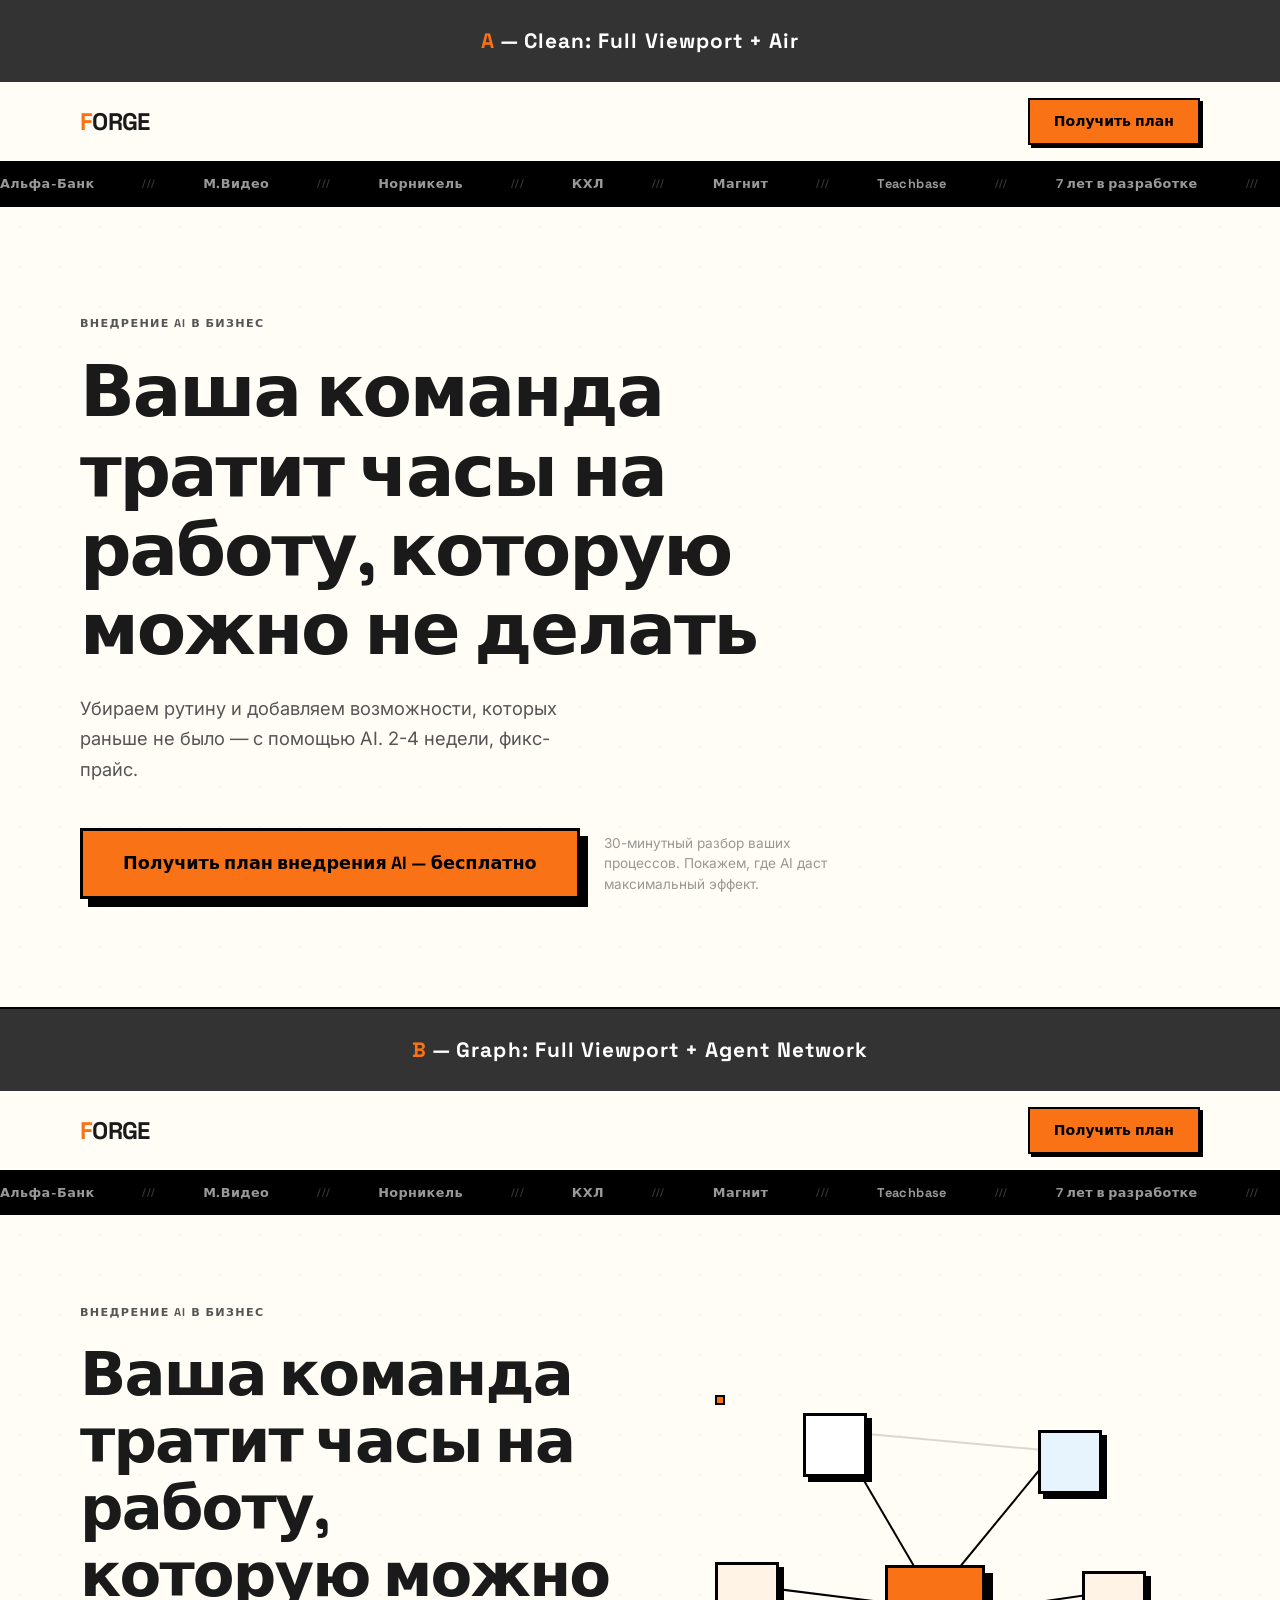
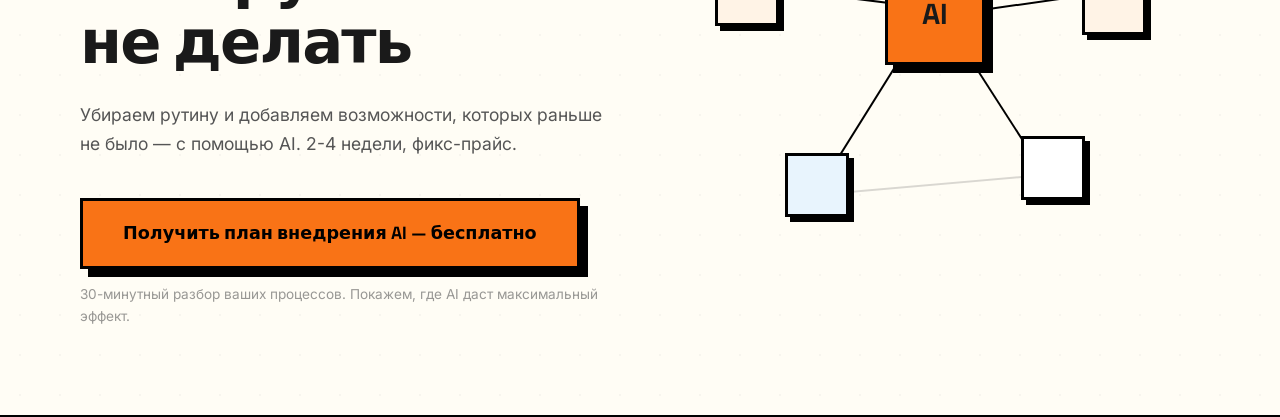
<file: compare.html>
<!DOCTYPE html>
<html lang="ru">
<head>
    <meta charset="UTF-8">
    <meta name="viewport" content="width=device-width, initial-scale=1.0">
    <title>Forge — Hero Comparison v2</title>
    <link rel="preconnect" href="https://fonts.googleapis.com">
    <link rel="preconnect" href="https://fonts.gstatic.com" crossorigin>
    <link href="https://fonts.googleapis.com/css2?family=Inter:wght@400;600&family=Space+Grotesk:wght@700&display=swap" rel="stylesheet">
    <style>
        :root {
            --bg: #FFFDF5;
            --black: #000000;
            --white: #FFFFFF;
            --orange: #F97316;
            --orange-light: #FFF3E6;
            --blue: #4A90D9;
            --blue-light: #E8F4FD;
            --text: #1a1a1a;
            --text-muted: #555;
            --border: 2px solid var(--black);
            --border-thick: 3px solid var(--black);
            --shadow: 5px 5px 0 0 var(--black);
            --shadow-lg: 8px 8px 0 0 var(--black);
            --shadow-xl: 12px 12px 0 0 var(--black);
            --font-display: 'Space Grotesk', system-ui, sans-serif;
            --font-body: 'Inter', system-ui, sans-serif;
        }

        *, *::before, *::after { margin: 0; padding: 0; box-sizing: border-box; }

        body {
            font-family: var(--font-body);
            background: #ccc;
            color: var(--text);
            line-height: 1.65;
            -webkit-font-smoothing: antialiased;
        }

        h1, h2, h3 {
            font-family: var(--font-display);
            font-weight: 700;
            line-height: 1.1;
            letter-spacing: -0.03em;
        }

        a { color: var(--blue); text-decoration: none; }

        /* ===== Variant Separator ===== */
        .variant-label {
            text-align: center;
            padding: 24px;
            font-family: var(--font-display);
            font-size: 1.3rem;
            font-weight: 700;
            background: #333;
            color: var(--white);
            letter-spacing: 0.05em;
        }
        .variant-label span { color: var(--orange); }

        /* ===== Shared: Nav ===== */
        .nav {
            padding: 16px 0;
            border-bottom: var(--border);
            background: var(--bg);
        }
        .nav-inner {
            max-width: 1200px;
            margin: 0 auto;
            padding: 0 40px;
            display: flex;
            justify-content: space-between;
            align-items: center;
        }
        .logo {
            font-family: var(--font-display);
            font-size: 1.5rem;
            font-weight: 700;
            letter-spacing: -0.03em;
            text-transform: uppercase;
        }
        .logo em { color: var(--orange); font-style: normal; }
        .nav-cta {
            font-family: var(--font-display);
            font-weight: 700;
            font-size: 0.875rem;
            padding: 10px 24px;
            background: var(--orange);
            color: var(--black);
            border: var(--border);
            box-shadow: 3px 3px 0 0 var(--black);
            text-decoration: none;
        }

        /* ===== Shared: Marquee Strip ===== */
        .marquee-strip {
            background: var(--black);
            border-bottom: var(--border);
            overflow: hidden;
            padding: 10px 0;
            position: relative;
        }
        .marquee-track {
            display: flex;
            gap: 48px;
            align-items: center;
            animation: marquee 20s linear infinite;
            width: max-content;
        }
        .marquee-track span {
            font-family: var(--font-display);
            font-weight: 700;
            font-size: 0.8rem;
            color: rgba(255,255,255,0.6);
            white-space: nowrap;
            letter-spacing: 0.03em;
        }
        .marquee-track .sep {
            color: rgba(255,255,255,0.2);
            font-size: 0.6rem;
        }
        @keyframes marquee {
            0% { transform: translateX(0); }
            100% { transform: translateX(-50%); }
        }

        /* ===== Shared: Button ===== */
        .btn {
            display: inline-block;
            font-family: var(--font-display);
            font-weight: 700;
            padding: 18px 40px;
            border: var(--border-thick);
            cursor: pointer;
            text-decoration: none;
            font-size: 1.1rem;
            transition: transform 0.1s, box-shadow 0.1s;
        }
        .btn-primary {
            background: var(--orange);
            color: var(--black);
            box-shadow: var(--shadow-lg);
        }
        .btn-primary:hover {
            transform: translate(-3px, -3px);
            box-shadow: var(--shadow-xl);
            text-decoration: none;
        }

        /* ============================================================
           VARIANT A — Clean: Marquee + Full Viewport + Air
           ============================================================ */
        .hero-a {
            min-height: calc(100vh - 56px - 42px);
            display: flex;
            align-items: center;
            background: var(--bg);
            border-bottom: var(--border);
            position: relative;
            overflow: hidden;
        }
        .hero-a::before {
            content: '';
            position: absolute;
            top: 0; left: 0; right: 0; bottom: 0;
            background-image: radial-gradient(var(--black) 1px, transparent 1px);
            background-size: 40px 40px;
            opacity: 0.03;
            pointer-events: none;
        }
        .hero-a-inner {
            max-width: 1200px;
            margin: 0 auto;
            padding: 80px 40px;
            position: relative;
            z-index: 1;
            width: 100%;
        }
        .hero-a .section-label {
            font-family: var(--font-display);
            font-size: 0.7rem;
            font-weight: 700;
            text-transform: uppercase;
            letter-spacing: 0.12em;
            color: var(--text-muted);
            margin-bottom: 20px;
        }
        .hero-a h1 {
            font-size: clamp(2.8rem, 6vw, 4.5rem);
            max-width: 780px;
            margin-bottom: 24px;
        }
        .hero-a .subtitle {
            font-size: 1.15rem;
            color: var(--text-muted);
            line-height: 1.65;
            max-width: 520px;
            margin-bottom: 44px;
        }
        .hero-a .cta-row {
            display: flex;
            align-items: center;
            gap: 24px;
            flex-wrap: wrap;
        }
        .hero-a .cta-sub {
            font-size: 0.85rem;
            color: var(--text-muted);
            opacity: 0.6;
            max-width: 240px;
            line-height: 1.5;
        }

        /* ============================================================
           VARIANT B — Graph: Marquee + Full Viewport + Agent Network
           ============================================================ */
        .hero-b {
            min-height: calc(100vh - 56px - 42px);
            display: flex;
            align-items: center;
            background: var(--bg);
            border-bottom: var(--border);
            position: relative;
            overflow: hidden;
        }
        .hero-b::before {
            content: '';
            position: absolute;
            top: 0; left: 0; right: 0; bottom: 0;
            background-image: radial-gradient(var(--black) 1px, transparent 1px);
            background-size: 40px 40px;
            opacity: 0.03;
            pointer-events: none;
        }
        .hero-b-inner {
            max-width: 1200px;
            margin: 0 auto;
            padding: 80px 40px;
            position: relative;
            z-index: 1;
            width: 100%;
            display: grid;
            grid-template-columns: 1fr 1fr;
            gap: 60px;
            align-items: center;
        }
        .hero-b-text .section-label {
            font-family: var(--font-display);
            font-size: 0.7rem;
            font-weight: 700;
            text-transform: uppercase;
            letter-spacing: 0.12em;
            color: var(--text-muted);
            margin-bottom: 20px;
        }
        .hero-b-text h1 {
            font-size: clamp(2.4rem, 5vw, 3.8rem);
            margin-bottom: 24px;
        }
        .hero-b-text .subtitle {
            font-size: 1.1rem;
            color: var(--text-muted);
            line-height: 1.65;
            margin-bottom: 40px;
        }
        .hero-b-text .cta-sub {
            font-size: 0.85rem;
            color: var(--text-muted);
            opacity: 0.6;
            margin-top: 14px;
        }

        /* Agent Graph */
        .agent-graph {
            position: relative;
            width: 100%;
            aspect-ratio: 1;
            max-width: 440px;
            justify-self: center;
        }

        .graph-node {
            position: absolute;
            border: var(--border-thick);
            display: flex;
            align-items: center;
            justify-content: center;
            font-family: var(--font-display);
            font-weight: 700;
            z-index: 2;
        }

        /* Central hub */
        .node-hub {
            width: 100px;
            height: 100px;
            background: var(--orange);
            box-shadow: var(--shadow-lg);
            top: 50%;
            left: 50%;
            transform: translate(-50%, -50%);
            font-size: 1.8rem;
        }

        /* Satellite nodes */
        .node-sat {
            width: 64px;
            height: 64px;
            background: var(--white);
            box-shadow: var(--shadow);
        }

        .node-sat-1 { top: 4%; left: 20%; }
        .node-sat-2 { top: 8%; right: 12%; background: var(--blue-light); }
        .node-sat-3 { top: 40%; right: 2%; background: var(--orange-light); }
        .node-sat-4 { bottom: 8%; right: 16%; }
        .node-sat-5 { bottom: 4%; left: 16%; background: var(--blue-light); }
        .node-sat-6 { top: 38%; left: 0%; background: var(--orange-light); }

        /* Connector lines via SVG */
        .graph-lines {
            position: absolute;
            top: 0; left: 0;
            width: 100%;
            height: 100%;
            z-index: 1;
        }
        .graph-lines line {
            stroke: var(--black);
            stroke-width: 2;
        }

        /* Pulsing dot */
        .pulse-dot {
            position: absolute;
            width: 10px;
            height: 10px;
            background: var(--orange);
            border: 2px solid var(--black);
            z-index: 3;
            animation: pulse-move 4s ease-in-out infinite;
        }
        .pulse-dot-2 {
            animation: pulse-move-2 5s ease-in-out infinite 1s;
        }

        @keyframes pulse-move {
            0%, 100% { top: 8%; left: 35%; }
            25% { top: 30%; left: 50%; }
            50% { top: 50%; left: 50%; }
            75% { top: 70%; left: 35%; }
        }
        @keyframes pulse-move-2 {
            0%, 100% { top: 12%; right: 25%; left: auto; }
            33% { top: 45%; right: 15%; left: auto; }
            66% { top: 50%; right: 40%; left: auto; }
        }

        /* ===== Responsive ===== */
        @media (max-width: 768px) {
            .hero-a-inner,
            .nav-inner {
                padding: 60px 20px;
            }
            .nav-inner { padding: 0 20px; }

            .hero-a h1 {
                font-size: clamp(2.2rem, 8vw, 3rem);
            }

            .hero-b-inner {
                grid-template-columns: 1fr;
                padding: 60px 20px;
            }

            .agent-graph {
                max-width: 300px;
                order: -1;
            }

            .hero-b-text h1 {
                font-size: clamp(2.2rem, 8vw, 3rem);
            }

            .hero-a .cta-row,
            .hero-b-text .cta-row {
                flex-direction: column;
                align-items: flex-start;
            }

            .btn {
                width: 100%;
                text-align: center;
            }
        }
    </style>
</head>
<body>

<!-- ============================================================ -->
<div class="variant-label"><span>A</span> — Clean: Full Viewport + Air</div>
<!-- ============================================================ -->

<div class="nav">
    <div class="nav-inner">
        <div class="logo"><em>F</em>ORGE</div>
        <a href="#" class="nav-cta">Получить план</a>
    </div>
</div>

<div class="marquee-strip">
    <div class="marquee-track">
        <span>Альфа-Банк</span><span class="sep">///</span>
        <span>М.Видео</span><span class="sep">///</span>
        <span>Норникель</span><span class="sep">///</span>
        <span>КХЛ</span><span class="sep">///</span>
        <span>Магнит</span><span class="sep">///</span>
        <span>Teachbase</span><span class="sep">///</span>
        <span>7 лет в разработке</span><span class="sep">///</span>
        <span>200+ проектов</span><span class="sep">///</span>
        <!-- Duplicate for seamless loop -->
        <span>Альфа-Банк</span><span class="sep">///</span>
        <span>М.Видео</span><span class="sep">///</span>
        <span>Норникель</span><span class="sep">///</span>
        <span>КХЛ</span><span class="sep">///</span>
        <span>Магнит</span><span class="sep">///</span>
        <span>Teachbase</span><span class="sep">///</span>
        <span>7 лет в разработке</span><span class="sep">///</span>
        <span>200+ проектов</span><span class="sep">///</span>
    </div>
</div>

<section class="hero-a">
    <div class="hero-a-inner">
        <p class="section-label">Внедрение AI в бизнес</p>
        <h1>Ваша команда тратит часы на работу, которую можно не делать</h1>
        <p class="subtitle">Убираем рутину и добавляем возможности, которых раньше не было — с помощью AI. 2-4 недели, фикс-прайс.</p>
        <div class="cta-row">
            <a href="#" class="btn btn-primary">Получить план внедрения AI — бесплатно</a>
            <span class="cta-sub">30-минутный разбор ваших процессов. Покажем, где AI даст максимальный эффект.</span>
        </div>
    </div>
</section>

<!-- ============================================================ -->
<div class="variant-label"><span>B</span> — Graph: Full Viewport + Agent Network</div>
<!-- ============================================================ -->

<div class="nav">
    <div class="nav-inner">
        <div class="logo"><em>F</em>ORGE</div>
        <a href="#" class="nav-cta">Получить план</a>
    </div>
</div>

<div class="marquee-strip">
    <div class="marquee-track">
        <span>Альфа-Банк</span><span class="sep">///</span>
        <span>М.Видео</span><span class="sep">///</span>
        <span>Норникель</span><span class="sep">///</span>
        <span>КХЛ</span><span class="sep">///</span>
        <span>Магнит</span><span class="sep">///</span>
        <span>Teachbase</span><span class="sep">///</span>
        <span>7 лет в разработке</span><span class="sep">///</span>
        <span>200+ проектов</span><span class="sep">///</span>
        <span>Альфа-Банк</span><span class="sep">///</span>
        <span>М.Видео</span><span class="sep">///</span>
        <span>Норникель</span><span class="sep">///</span>
        <span>КХЛ</span><span class="sep">///</span>
        <span>Магнит</span><span class="sep">///</span>
        <span>Teachbase</span><span class="sep">///</span>
        <span>7 лет в разработке</span><span class="sep">///</span>
        <span>200+ проектов</span><span class="sep">///</span>
    </div>
</div>

<section class="hero-b">
    <div class="hero-b-inner">
        <div class="hero-b-text">
            <p class="section-label">Внедрение AI в бизнес</p>
            <h1>Ваша команда тратит часы на работу, которую можно не делать</h1>
            <p class="subtitle">Убираем рутину и добавляем возможности, которых раньше не было — с помощью AI. 2-4 недели, фикс-прайс.</p>
            <a href="#" class="btn btn-primary">Получить план внедрения AI — бесплатно</a>
            <p class="cta-sub">30-минутный разбор ваших процессов. Покажем, где AI даст максимальный эффект.</p>
        </div>
        <div class="agent-graph">
            <!-- Connector lines -->
            <svg class="graph-lines" viewBox="0 0 440 440" fill="none">
                <line x1="120" y1="36" x2="210" y2="190" />
                <line x1="340" y1="56" x2="230" y2="190" />
                <line x1="400" y1="196" x2="260" y2="216" />
                <line x1="330" y1="380" x2="240" y2="240" />
                <line x1="100" y1="400" x2="200" y2="240" />
                <line x1="30" y1="190" x2="190" y2="210" />
                <!-- Cross connections -->
                <line x1="120" y1="36" x2="340" y2="56" opacity="0.15" />
                <line x1="100" y1="400" x2="330" y2="380" opacity="0.15" />
            </svg>
            <!-- Pulse dots -->
            <div class="pulse-dot"></div>
            <div class="pulse-dot pulse-dot-2"></div>
            <!-- Hub -->
            <div class="graph-node node-hub">AI</div>
            <!-- Satellites -->
            <div class="graph-node node-sat node-sat-1"></div>
            <div class="graph-node node-sat node-sat-2"></div>
            <div class="graph-node node-sat node-sat-3"></div>
            <div class="graph-node node-sat node-sat-4"></div>
            <div class="graph-node node-sat node-sat-5"></div>
            <div class="graph-node node-sat node-sat-6"></div>
        </div>
    </div>
</section>

</body>
</html>
</file>
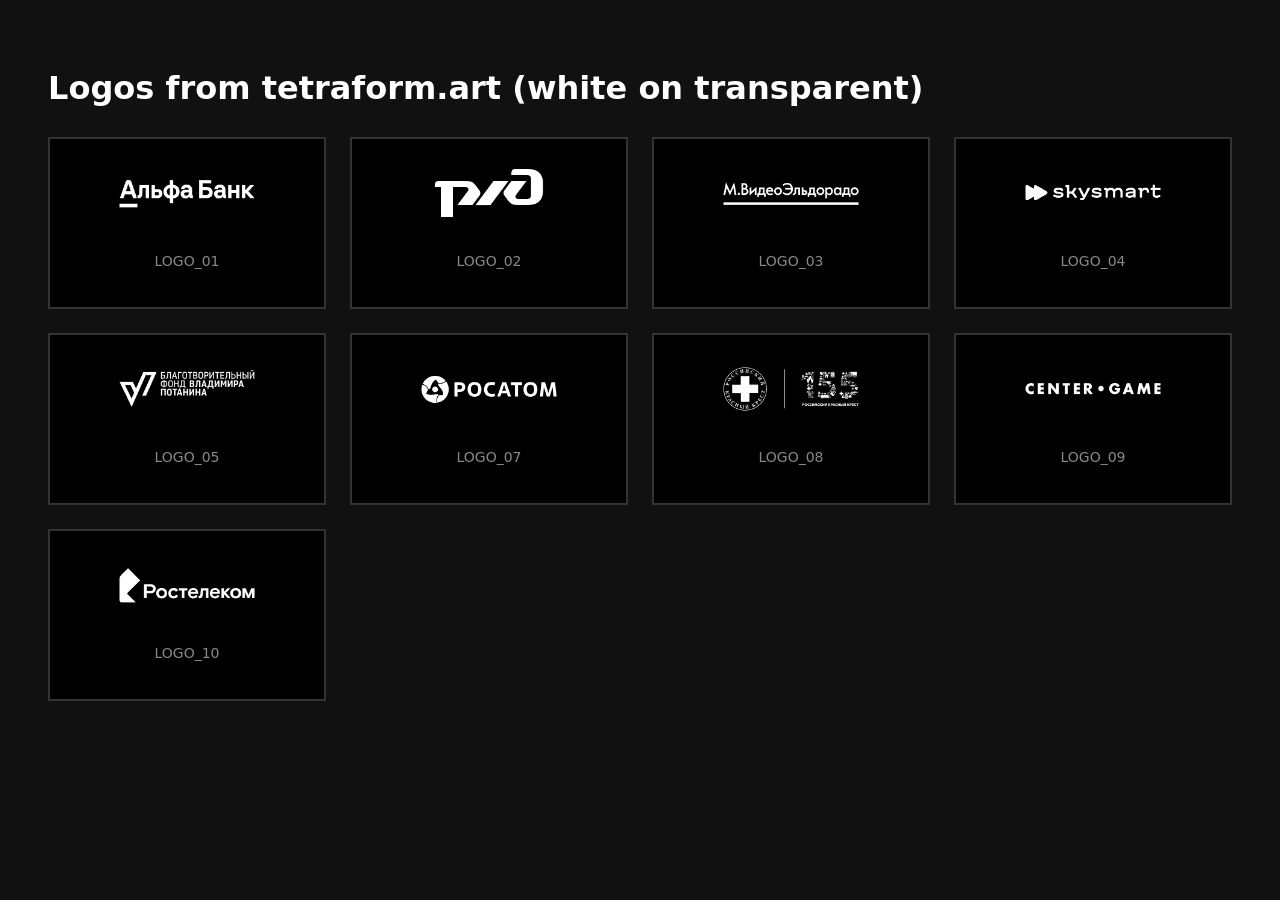
<file: logo-preview.html>
<!DOCTYPE html>
<html><head><meta charset="UTF-8"><title>Logo Preview</title>
<style>
body { background: #111; color: #fff; font-family: system-ui; padding: 40px; }
h1 { margin-bottom: 30px; }
.grid { display: grid; grid-template-columns: repeat(auto-fill, minmax(250px, 1fr)); gap: 24px; }
.card { background: #000; border: 2px solid #333; padding: 24px; text-align: center; }
.card img { height: 60px; margin-bottom: 12px; }
.card p { font-size: 14px; color: #888; }
</style></head><body>
<h1>Logos from tetraform.art (white on transparent)</h1>
<div class="grid">
<div class="card"><img src="assets/logos/LOGO_01.png"><p>LOGO_01</p></div>
<div class="card"><img src="assets/logos/LOGO_02.png"><p>LOGO_02</p></div>
<div class="card"><img src="assets/logos/LOGO_03.png"><p>LOGO_03</p></div>
<div class="card"><img src="assets/logos/LOGO_04.png"><p>LOGO_04</p></div>
<div class="card"><img src="assets/logos/LOGO_05.png"><p>LOGO_05</p></div>
<div class="card"><img src="assets/logos/LOGO_07.png"><p>LOGO_07</p></div>
<div class="card"><img src="assets/logos/LOGO_08.png"><p>LOGO_08</p></div>
<div class="card"><img src="assets/logos/LOGO_09.png"><p>LOGO_09</p></div>
<div class="card"><img src="assets/logos/LOGO_10.png"><p>LOGO_10</p></div>
</div>
</body></html>
</file>
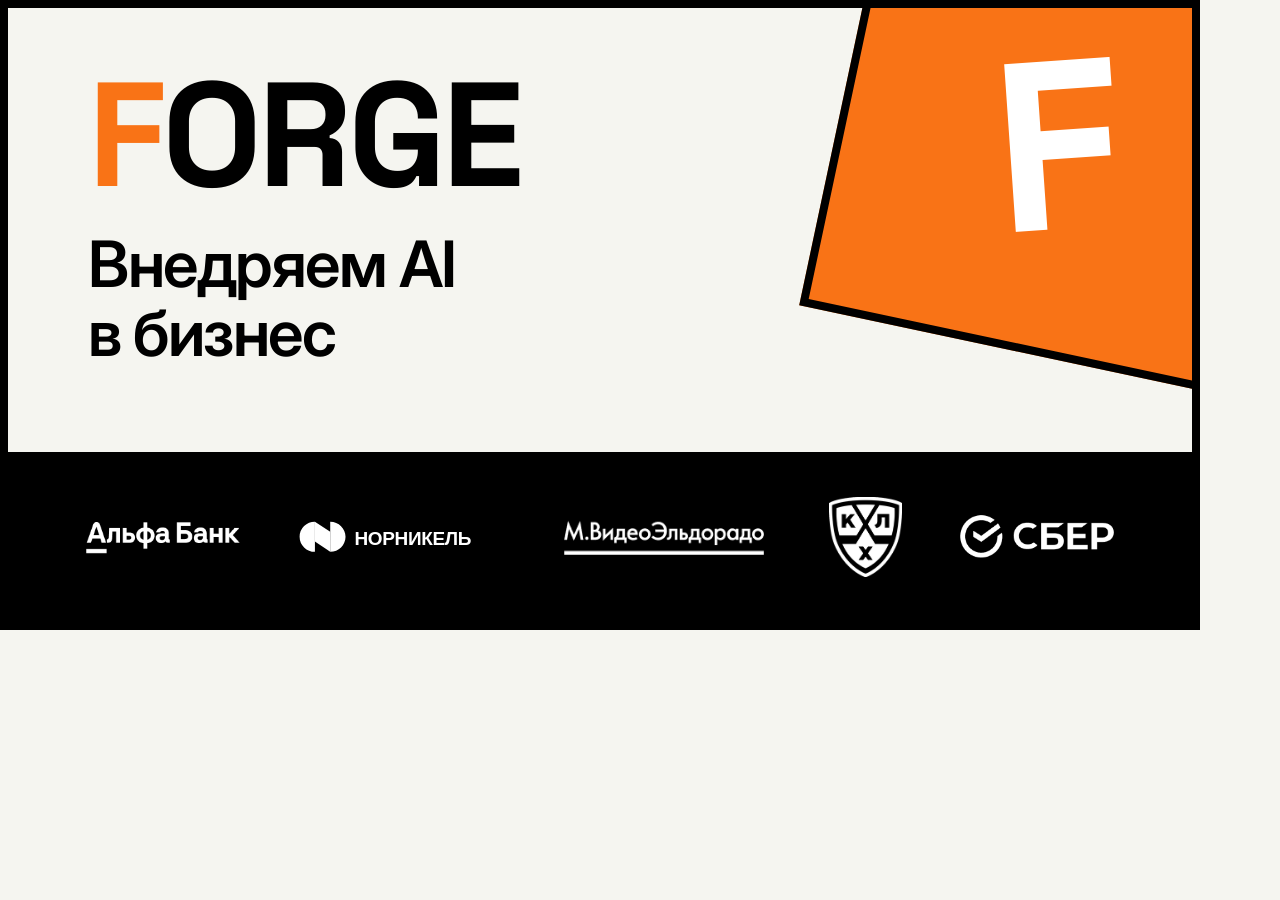
<file: og-template.html>
<!DOCTYPE html>
<html lang="ru">
<head>
  <meta charset="UTF-8">
  <title>Forge OG</title>
  <link rel="preconnect" href="https://fonts.googleapis.com">
  <link rel="preconnect" href="https://fonts.gstatic.com" crossorigin>
  <link href="https://fonts.googleapis.com/css2?family=Inter:wght@400;600&family=Space+Grotesk:wght@700&display=swap" rel="stylesheet">
  <style>
    *,*::before,*::after{margin:0;padding:0;box-sizing:border-box;}
    html,body{
      width:1200px;height:630px;
      font-family:'Inter',-apple-system,Helvetica,Arial,sans-serif;
      background:#F5F5F0;color:#000;
      overflow:hidden;
    }
    .frame{
      position:relative;
      width:1200px;height:630px;
      border:8px solid #000;
      background:#F5F5F0;
      padding:60px 80px 0;
      display:flex;flex-direction:column;justify-content:space-between;
      overflow:hidden;
    }
    .top{
      position:relative;z-index:2;
    }
    .brand{
      font-family:'Space Grotesk','Arial Black',Arial,sans-serif;
      font-weight:700;
      font-size:148px;
      line-height:0.9;
      letter-spacing:-4px;
      color:#000;
    }
    .brand .f{color:#F97316;}
    .headline{
      font-family:'Inter','Helvetica Neue',Helvetica,Arial,sans-serif;
      font-weight:600;
      font-size:64px;
      line-height:1.08;
      letter-spacing:-1.5px;
      margin-top:28px;
      max-width:820px;
    }
    .bottom{
      position:absolute;
      left:0;right:0;bottom:0;
      height:170px;
      z-index:3;
      background:#000;
      padding:30px 55px;
      display:flex;
      align-items:center;
    }
    .logos{
      display:flex;align-items:center;justify-content:space-between;
      width:100%;
    }
    .logos img{
      max-height:80px;
      max-width:200px;
      width:auto;height:auto;
      object-fit:contain;
      flex-shrink:0;
    }
    .logos img.logo-mvideo{
      max-width:260px;
      max-height:90px;
    }
    .accent{
      position:absolute;
      right:-110px;top:-110px;
      width:460px;height:460px;
      background:#F97316;
      border:8px solid #000;
      transform:rotate(12deg);
      z-index:1;
    }
    .accent-f{
      position:absolute;
      right:70px;top:40px;
      font-family:'Space Grotesk','Arial Black',Arial,sans-serif;
      font-weight:700;
      font-size:240px;
      line-height:0.82;
      color:#fff;
      z-index:2;
      transform:rotate(-4deg);
    }
  </style>
</head>
<body>
  <div class="frame">
    <div class="accent"></div>
    <div class="accent-f">F</div>
    <div class="top">
      <div class="brand"><span class="f">F</span>ORGE</div>
      <div class="headline">Внедряем AI<br>в&nbsp;бизнес</div>
    </div>
    <div class="bottom">
      <div class="logos">
        <img src="assets/logos/alfa-bank.png" alt="Альфа-Банк">
        <img src="assets/logos/nornickel-ru.svg" alt="Норникель">
        <img class="logo-mvideo" src="assets/logos/mvideo.png" alt="М.Видео">
        <img src="assets/logos/khl.png" alt="КХЛ">
        <img src="assets/logos/sber.png" alt="Сбер">
      </div>
    </div>
  </div>
</body>
</html>
</file>
<file: style.css>
/* Forge Landing — Soft Neobrutalism */
/* Design brief: landing-design-brief.md */

/* ===== Self-hosted fonts (subset: cyrillic + latin only) ===== */
/* Inter 400/600 — cyrillic subset (same file serves both weights via variable font) */
@font-face {
  font-family: 'Inter';
  font-style: normal;
  font-weight: 400;
  font-display: swap;
  src: url('assets/fonts/inter-cyrillic.woff2') format('woff2');
  unicode-range: U+0301, U+0400-045F, U+0490-0491, U+04B0-04B1, U+2116;
}
@font-face {
  font-family: 'Inter';
  font-style: normal;
  font-weight: 600;
  font-display: swap;
  src: url('assets/fonts/inter-cyrillic.woff2') format('woff2');
  unicode-range: U+0301, U+0400-045F, U+0490-0491, U+04B0-04B1, U+2116;
}
/* Inter 400/600 — latin subset (AI, ChatGPT, digits, symbols) */
@font-face {
  font-family: 'Inter';
  font-style: normal;
  font-weight: 400;
  font-display: swap;
  src: url('assets/fonts/inter-latin.woff2') format('woff2');
  unicode-range: U+0000-00FF, U+0131, U+0152-0153, U+02BB-02BC, U+02C6, U+02DA, U+02DC, U+0304, U+0308, U+0329, U+2000-206F, U+20AC, U+2122, U+2191, U+2193, U+2212, U+2215, U+FEFF, U+FFFD;
}
@font-face {
  font-family: 'Inter';
  font-style: normal;
  font-weight: 600;
  font-display: swap;
  src: url('assets/fonts/inter-latin.woff2') format('woff2');
  unicode-range: U+0000-00FF, U+0131, U+0152-0153, U+02BB-02BC, U+02C6, U+02DA, U+02DC, U+0304, U+0308, U+0329, U+2000-206F, U+20AC, U+2122, U+2191, U+2193, U+2212, U+2215, U+FEFF, U+FFFD;
}
/* Space Grotesk 700 — latin only (used for FORGE logo and Latin display text; Russian headings fall back to system-ui) */
@font-face {
  font-family: 'Space Grotesk';
  font-style: normal;
  font-weight: 700;
  font-display: swap;
  src: url('assets/fonts/spacegrotesk-latin-700.woff2') format('woff2');
  unicode-range: U+0000-00FF, U+0131, U+0152-0153, U+02BB-02BC, U+02C6, U+02DA, U+02DC, U+0304, U+0308, U+0329, U+2000-206F, U+20AC, U+2122, U+2191, U+2193, U+2212, U+2215, U+FEFF, U+FFFD;
}

/* ===== Tokens ===== */
:root {
  --bg: #FFFDF5;
  --bg-alt: #FFF8ED;
  --black: #000000;
  --white: #FFFFFF;
  --orange: #F97316;
  --orange-light: #FFF3E6;
  --blue: #4A90D9;
  --blue-light: #E8F4FD;
  --green-light: #E8F5E9;
  --text: #1a1a1a;
  --text-muted: #555;

  --border: 2px solid var(--black);
  --border-thick: 3px solid var(--black);
  --shadow-sm: 3px 3px 0 0 var(--black);
  --shadow: 5px 5px 0 0 var(--black);
  --shadow-lg: 8px 8px 0 0 var(--black);
  --shadow-xl: 12px 12px 0 0 var(--black);
  --radius: 0;

  --font-display: 'Space Grotesk', system-ui, sans-serif;
  --font-body: 'Inter', system-ui, sans-serif;

  --container: 900px;
  --gap: 24px;

  /* Typography scale */
  --text-xs: 0.75rem;
  --text-sm: 0.875rem;
  --text-base: 1rem;
  --text-lg: 1.1rem;
}

/* ===== Reset ===== */
*, *::before, *::after { margin: 0; padding: 0; box-sizing: border-box; }

/* ===== Base ===== */
html { scroll-behavior: smooth; }

body {
  font-family: var(--font-body);
  background: var(--bg);
  color: var(--text);
  line-height: 1.65;
  -webkit-font-smoothing: antialiased;
}

.container {
  max-width: var(--container);
  margin: 0 auto;
  padding: 0 20px;
}

img { max-width: 100%; display: block; }
a { color: var(--blue); text-decoration: none; }
a:hover { text-decoration: underline; }

/* ===== Typography ===== */
h1, h2, h3, h4 {
  font-family: var(--font-display);
  font-weight: 700;
  line-height: 1.15;
  letter-spacing: -0.02em;
}

h1 { font-size: clamp(2.2rem, 5.5vw, 3.5rem); }
h2 { font-size: clamp(1.6rem, 4vw, 2.5rem); margin-bottom: 16px; }
h3 { font-size: clamp(1.1rem, 2vw, 1.35rem); margin-bottom: 8px; }

p { margin-bottom: 16px; }
p:last-child { margin-bottom: 0; }

/* ===== Buttons ===== */
.btn {
  display: inline-block;
  font-family: var(--font-display);
  font-weight: 700;
  font-size: var(--text-base);
  padding: 14px 32px;
  border: var(--border-thick);
  border-radius: var(--radius);
  cursor: pointer;
  transition: transform 0.1s, box-shadow 0.1s;
  text-decoration: none;
  -webkit-tap-highlight-color: transparent;
}

.btn:hover {
  transform: translate(-2px, -2px);
  text-decoration: none;
}

.btn:active {
  transform: translate(2px, 2px) !important;
  box-shadow: none !important;
  transition-duration: 0.05s;
}

.btn-primary {
  background: var(--orange);
  color: var(--black);
  box-shadow: var(--shadow);
}
.btn-primary:hover { box-shadow: var(--shadow-lg); }

.btn-secondary {
  background: var(--white);
  color: var(--black);
  box-shadow: var(--shadow);
}
.btn-secondary:hover { box-shadow: var(--shadow-lg); }

/* ===== Nav ===== */
body > nav {
  padding: 16px 0;
  padding-top: calc(16px + env(safe-area-inset-top, 0px));
  border-bottom: var(--border);
  position: sticky;
  top: 0;
  background: var(--bg);
  z-index: 100;
  transition: box-shadow 0.15s ease;
}

body > nav.nav-scrolled {
  box-shadow: var(--shadow-sm);
}

body > nav .container {
  display: flex;
  justify-content: space-between;
  align-items: center;
}

.logo {
  font-family: var(--font-display);
  font-size: 1.4rem;
  font-weight: 700;
  letter-spacing: -0.03em;
  text-transform: uppercase;
}

.logo span { color: var(--orange); }

/* Burger */
.burger {
  display: flex;
  z-index: 101;
  position: relative;
  background: var(--white);
  border: var(--border);
  box-shadow: var(--shadow-sm);
  cursor: pointer;
  padding: 12px 10px;
  flex-direction: column;
  gap: 5px;
  transition: transform 0.1s, box-shadow 0.1s;
  min-width: 44px;
  min-height: 44px;
  align-items: center;
  justify-content: center;
}

.burger:hover {
  transform: translate(-1px, -1px);
  box-shadow: var(--shadow);
}

.burger:active {
  transform: translate(1px, 1px);
  box-shadow: none;
}

.burger span {
  display: block;
  width: 20px;
  height: 2.5px;
  background: var(--black);
  transition: transform 0.2s, opacity 0.2s;
}

.burger.active {
  background: var(--orange);
}

.burger.active span:nth-child(1) { transform: rotate(45deg) translate(4px, 5px); }
.burger.active span:nth-child(2) { opacity: 0; }
.burger.active span:nth-child(3) { transform: rotate(-45deg) translate(4px, -5px); }

/* Mobile menu */
.mobile-menu {
  display: none;
  position: fixed;
  top: 0;
  left: 0;
  right: 0;
  bottom: 0;
  background: var(--bg);
  z-index: 99;
  flex-direction: column;
  justify-content: flex-start;
  align-items: flex-start;
  gap: 0;
  padding: 80px 40px 40px;
  overflow-y: auto;
  overscroll-behavior: contain;
}

.mobile-menu.active {
  display: flex;
}

.mobile-menu a {
  font-family: var(--font-display);
  font-weight: 700;
  font-size: 1.4rem;
  color: var(--text);
  text-decoration: none;
  padding: 12px 0;
  border-bottom: var(--border);
  width: 100%;
  display: block;
  transition: color 0.1s, padding-left 0.15s;
}

.mobile-menu a:first-child {
  border-top: var(--border);
}

.mobile-menu a:hover {
  color: var(--orange);
  padding-left: 12px;
  text-decoration: none;
}

.mobile-menu-cta {
  margin-top: 28px;
  padding: 18px 40px !important;
  background: var(--orange);
  color: var(--black) !important;
  border: var(--border-thick) !important;
  box-shadow: var(--shadow);
  font-size: var(--text-lg) !important;
  text-align: center;
  width: auto !important;
  display: inline-block !important;
}

.mobile-menu-cta:hover {
  transform: translate(-2px, -2px);
  box-shadow: var(--shadow-lg);
  padding-left: 40px !important;
  color: var(--black) !important;
}

@media (max-width: 640px) {


}

.nav-cta {
  font-family: var(--font-display);
  font-weight: 700;
  font-size: var(--text-sm);
  padding: 10px 20px;
  background: var(--orange);
  color: var(--black);
  border: var(--border);
  box-shadow: var(--shadow-sm);
  transition: transform 0.1s, box-shadow 0.1s;
  cursor: pointer;
  line-height: 1.4;
}

button.nav-cta,
button.mobile-menu-cta,
button.btn {
  font-family: var(--font-display);
  cursor: pointer;
  text-decoration: none;
}

.nav-cta:hover {
  transform: translate(-1px, -1px);
  box-shadow: var(--shadow);
  text-decoration: none;
}

/* ===== Sections ===== */
section {
  padding: 56px 0;
  border-bottom: var(--border);
}

/* Alternating section backgrounds for rhythm */
section:nth-child(even):not(.final-cta) {
  background: var(--bg-alt);
}

section:nth-child(even) .section-label {
  background: var(--white);
}

.section-label {
  display: inline-block;
  font-family: var(--font-display);
  font-size: var(--text-xs);
  font-weight: 700;
  text-transform: uppercase;
  letter-spacing: 0.1em;
  color: var(--text);
  padding: 4px 12px;
  border: var(--border);
  background: var(--orange-light);
  margin-bottom: 12px;
}

/* ===== Hero ===== */
.hero-viewport {
  /* Full viewport minus sticky nav (72px desktop, more on iOS with safe-area-inset) */
  min-height: calc(100dvh - 72px - env(safe-area-inset-top, 0px));
  display: flex;
  flex-direction: column;
}

.hero {
  flex: 1;
  display: flex;
  align-items: center;
  background: var(--bg);
  border-bottom: none;
  padding: 0;
  position: relative;
  overflow: hidden;
}

/* Decorative grid dots */
.hero::before {
  content: '';
  position: absolute;
  top: 0; left: 0; right: 0; bottom: 0;
  background-image: radial-gradient(var(--black) 1px, transparent 1px);
  background-size: 40px 40px;
  opacity: 0.03;
  pointer-events: none;
}

.hero-inner {
  max-width: var(--container);
  margin: 0 auto;
  padding: 0 20px;
  position: relative;
  z-index: 1;
  width: 100%;
}

.hero .section-label {
  font-size: var(--text-xs);
}

.hero h1 {
  font-size: clamp(2.4rem, 5vw, 3.8rem);
  max-width: 720px;
  margin-bottom: 20px;
}

.hero .subtitle {
  font-size: var(--text-lg);
  color: var(--text-muted);
  max-width: 520px;
  margin-bottom: 32px;
  line-height: 1.6;
}

.hero .cta-row {
  display: flex;
  align-items: center;
  gap: 24px;
  flex-wrap: wrap;
}

.hero .btn-primary {
  font-size: var(--text-lg);
  padding: 18px 40px;
  box-shadow: var(--shadow-lg);
}

.hero .btn-primary:hover {
  box-shadow: var(--shadow-xl);
  transform: translate(-3px, -3px);
}

.hero .cta-sub {
  font-size: var(--text-sm);
  color: var(--text-muted);
  opacity: 0.6;
  max-width: 240px;
  line-height: 1.5;
  margin-bottom: 0;
}

/* ===== Marquee Trust Strip ===== */
.marquee-strip {
  background: var(--black);
  border-bottom: var(--border);
  overflow: hidden;
  padding: 28px 0;
  flex-shrink: 0;
}

.marquee-track {
  display: flex;
  gap: 56px;
  align-items: center;
  animation: marquee 30s linear infinite;
  width: max-content;
}

.marquee-track span {
  font-family: var(--font-display);
  font-weight: 700;
  font-size: 1.25rem;
  color: rgba(255,255,255,0.5);
  white-space: nowrap;
}

.marquee-track .marquee-highlight {
  color: var(--orange);
  font-size: 1.3rem;
}

.marquee-track .sep {
  color: rgba(255,255,255,0.15);
  font-size: 0.9rem;
}

.marquee-logo {
  height: 48px;
  width: auto;
  opacity: 0.8;
  flex-shrink: 0;
  filter: brightness(0) invert(1);
}

.marquee-logo-native {
  filter: none;
}

.marquee-logo-sm {
  height: 28px;
}

@keyframes marquee {
  0% { transform: translateX(0); }
  100% { transform: translateX(-50%); }
}

/* Social proof in About section */
.social-proof p {
  font-size: var(--text-sm);
  color: var(--text-muted);
  margin-bottom: 16px;
}

.logo-strip {
  display: flex;
  gap: 24px;
  justify-content: flex-start;
  align-items: center;
  flex-wrap: wrap;
}

.logo-strip span {
  font-family: var(--font-display);
  font-weight: 700;
  font-size: var(--text-sm);
  color: var(--text-muted);
  white-space: nowrap;
}

/* ===== Cards ===== */
.card {
  background: var(--white);
  border: var(--border-thick);
  box-shadow: var(--shadow);
  padding: 28px;
  transition: transform 0.15s, box-shadow 0.15s;
}

.card:hover {
  transform: translate(-3px, -3px);
  box-shadow: var(--shadow-lg);
}

.card h3 { margin-bottom: 8px; }

.card p {
  font-size: var(--text-sm);
  color: var(--text-muted);
}

/* ===== Aha Table ===== */
.aha-table-wrap {
  overflow-x: auto;
  -webkit-overflow-scrolling: touch;
  border: var(--border-thick);
  box-shadow: var(--shadow-lg);
}

.aha-table {
  width: 100%;
  border-collapse: collapse;
  min-width: 640px;
}

.aha-table th {
  font-family: var(--font-display);
  font-weight: 700;
  font-size: var(--text-xs);
  text-transform: uppercase;
  letter-spacing: 0.05em;
  padding: 14px 16px;
  text-align: left;
  border-bottom: var(--border-thick);
  background: var(--black);
  color: var(--white);
}

.aha-table th:nth-child(1) { width: 22%; }
.aha-table th:nth-child(2) { width: 30%; }
.aha-table th:nth-child(3) {
  width: 48%;
  background: var(--orange);
  color: var(--black);
}

.aha-table td {
  padding: 16px;
  border-bottom: var(--border);
  font-size: var(--text-sm);
  vertical-align: top;
}

.aha-table td:first-child {
  font-family: var(--font-display);
  font-weight: 700;
  white-space: normal;
  border-right: var(--border);
  width: 22%;
}

.aha-table td:nth-child(2) { width: 30%; border-right: var(--border); }
.aha-table td:nth-child(3) { width: 48%; background: var(--orange-light); }

.aha-table th:nth-child(2) { border-right: var(--border); }

.aha-table tr:hover td {
  background: var(--orange-light);
}

.aha-table tr:last-child td {
  border-bottom: none;
}

.col-before {
  color: #999;
  text-decoration: line-through;
  text-decoration-color: #999;
  text-decoration-thickness: 1.5px;
}

.col-after {
  color: var(--text);
  font-weight: 600;
}

/* ===== Trigger Cards (Узнаёте себя?) ===== */
.trigger-grid {
  display: grid;
  grid-template-columns: 1fr;
  gap: 16px;
}

.trigger-card {
  background: var(--white);
  border: var(--border-thick);
  box-shadow: var(--shadow);
  padding: 20px 24px;
  border-left: 6px solid var(--orange);
  transition: transform 0.15s, box-shadow 0.15s;
  position: relative;
  overflow: hidden;
}

.trigger-card::after {
  position: absolute;
  right: -5px;
  bottom: -12px;
  font-family: var(--font-display);
  font-weight: 700;
  font-size: 5rem;
  line-height: 1;
  color: var(--orange);
  opacity: 0.07;
  pointer-events: none;
}

.trigger-card:nth-child(1)::after { content: '↗'; }
.trigger-card:nth-child(2)::after { content: '?'; }
.trigger-card:nth-child(3)::after { content: '!'; }
.trigger-card:nth-child(4)::after { content: '#'; }
.trigger-card:nth-child(5)::after { content: '»'; }

.trigger-card:nth-child(2) { border-left-color: var(--orange); }
.trigger-card:nth-child(3) { border-left-color: var(--orange); }
.trigger-card:nth-child(4) { border-left-color: var(--orange); }
.trigger-card:nth-child(5) { border-left-color: var(--orange); }

.trigger-card:hover {
  transform: translate(-2px, -2px);
  box-shadow: var(--shadow-lg);
}

.trigger-card h3 {
  margin-bottom: 8px;
}

.trigger-card p {
  font-size: var(--text-sm);
  color: var(--text-muted);
  margin-bottom: 0;
}

/* ===== Micro Jobs ===== */
.jobs-grid {
  display: flex;
  flex-direction: column;
  gap: 0;
  border: var(--border-thick);
  box-shadow: var(--shadow-lg);
}

.job-card {
  display: grid;
  grid-template-columns: 72px 1fr;
  gap: 0;
  align-items: stretch;
  background: var(--white);
  border-bottom: var(--border-thick);
  padding: 0;
  transition: transform 0.15s;
  cursor: default;
}

.job-card:hover {
  transform: translateX(4px) !important;
}

.job-card:last-child { border-bottom: none; }

.job-number {
  display: flex;
  align-items: center;
  justify-content: center;
  width: auto;
  height: auto;
  background: var(--orange-light);
  border: none;
  border-right: var(--border-thick);
  box-shadow: none;
  font-family: var(--font-display);
  font-weight: 700;
  font-size: 1.75rem;
  color: var(--black);
  margin-bottom: 0;
  padding: 20px 0;
}

.job-card h3 {
  color: var(--orange);
}

.job-card > div:last-child {
  padding: 20px 24px;
}

/* ===== Point B ===== */
.point-b {
  background: var(--orange);
  border: var(--border-thick);
  box-shadow: var(--shadow-xl);
  padding: 40px 36px;
  font-size: var(--text-lg);
  line-height: 1.7;
  position: relative;
}

.point-b p {
  position: relative;
  z-index: 1;
}

.point-b p + p {
  margin-top: 20px;
  padding-top: 20px;
  border-top: 2px solid var(--black);
}

/* ===== Steps ===== */
.steps-grid {
  display: grid;
  grid-template-columns: 1fr;
  gap: 0;
  counter-reset: step;
  position: relative;
}

.step {
  display: flex;
  gap: 20px;
  align-items: flex-start;
  padding: 24px 0;
  position: relative;
}

/* Vertical connector line on mobile */
.step:not(:last-child)::after {
  content: '';
  position: absolute;
  left: 25px;
  top: 76px;
  bottom: -1px;
  width: 3px;
  background: var(--black);
}

.step-num {
  flex-shrink: 0;
  width: 52px;
  height: 52px;
  background: var(--orange);
  border: var(--border-thick);
  box-shadow: var(--shadow);
  display: flex;
  align-items: center;
  justify-content: center;
  font-family: var(--font-display);
  font-weight: 700;
  font-size: 1.4rem;
  position: relative;
  z-index: 1;
}

.step-content h3 {
  margin-bottom: 4px;
  color: var(--orange);
}

.step-content p {
  font-size: var(--text-sm);
  color: var(--text-muted);
  margin-bottom: 0;
}

/* ===== Barriers ===== */
.barrier {
  border: var(--border-thick);
  margin-bottom: 12px;
  box-shadow: var(--shadow-sm);
  overflow: hidden;
}

.barrier-q,
.nav-cta {
  -webkit-tap-highlight-color: transparent;
}

.barrier-q:active {
  transform: translate(1px, 1px);
  transition-duration: 0.05s;
}

.barrier-q {
  font-family: var(--font-display);
  font-weight: 700;
  padding: 18px 48px 18px 20px;
  background: var(--white);
  cursor: pointer;
  font-size: var(--text-base);
  position: relative;
  transition: background 0.15s;
  user-select: none;
}

.barrier-q:hover {
  background: var(--orange-light);
}

.barrier-q::after {
  content: '+';
  position: absolute;
  right: 20px;
  top: 50%;
  transform: translateY(-50%);
  font-family: var(--font-display);
  font-size: 1.3rem;
  font-weight: 700;
  color: var(--orange);
  transition: transform 0.2s;
}

.barrier.open {
  border-left: 6px solid var(--orange);
}

.barrier.open .barrier-q::after {
  transform: translateY(-50%) rotate(45deg);
}

.barrier-a {
  padding: 0 20px;
  font-size: var(--text-sm);
  color: var(--text-muted);
  border-top: var(--border);
  line-height: 1.6;
  max-height: 0;
  overflow: hidden;
  transition: max-height 0.3s ease, padding 0.3s ease;
}

.barrier.open .barrier-a {
  padding: 18px 20px;
}

/* ===== Competitors ===== */
.competitor-grid {
  display: grid;
  grid-template-columns: 1fr;
  gap: 16px;
}

.competitor-card {
  border: var(--border-thick);
  box-shadow: var(--shadow);
  overflow: hidden;
  transition: transform 0.15s, box-shadow 0.15s;
  display: flex;
  flex-direction: column;
}

.competitor-card:hover {
  transform: translate(-2px, -2px);
  box-shadow: var(--shadow-lg);
}

.competitor-card .comp-header {
  background: var(--white);
  color: var(--text);
  padding: 14px 20px;
  font-family: var(--font-display);
  font-weight: 700;
  font-size: var(--text-base);
  border-bottom: var(--border);
}

.competitor-card .comp-problem {
  padding: 16px 20px;
  font-size: var(--text-sm);
  color: var(--text-muted);
}

.competitor-card .comp-forge {
  padding: 16px 20px;
  font-size: var(--text-sm);
  background: var(--orange);
  font-weight: 600;
  margin-top: auto;
  border-top: var(--border);
}

/* ===== Cases ===== */
.cases-grid {
  display: grid;
  grid-template-columns: 1fr;
  gap: 20px;
}

.case-card {
  border: var(--border-thick);
  box-shadow: var(--shadow-lg);
  padding: 32px 28px;
  transition: transform 0.15s, box-shadow 0.15s;
}

.case-card:hover {
  transform: translate(-3px, -3px);
  box-shadow: var(--shadow-xl);
}

.case-card.case-tetraform { background: var(--blue-light); }
.case-link-wrap { margin-top: 12px; }
.case-link {
  display: inline-block;
  padding: 12px 4px;
  margin: -12px 0;
}
.case-card.case-syl { background: var(--orange-light); }
.case-card.case-ivy { background: var(--green-light); }

.case-tag {
  display: inline-block;
  font-family: var(--font-display);
  font-size: var(--text-xs);
  font-weight: 700;
  text-transform: uppercase;
  letter-spacing: 0.08em;
  padding: 5px 12px;
  border: var(--border);
  background: var(--white);
  margin-bottom: 14px;
  box-shadow: var(--shadow-sm);
}

.case-stats {
  display: flex;
  flex-wrap: wrap;
  gap: 16px;
  margin-top: 20px;
  padding-top: 16px;
  border-top: var(--border);
}

.case-stat {
  font-size: var(--text-sm);
  color: var(--orange);
}

.case-stat strong {
  display: block;
  font-family: var(--font-display);
  font-size: var(--text-lg);
  color: var(--orange);
}

/* ===== Guarantees ===== */
.guarantees-grid {
  display: grid;
  grid-template-columns: 1fr;
  gap: 16px;
}

.guarantee-card {
  background: var(--white);
  border: var(--border-thick);
  box-shadow: var(--shadow);
  padding: 28px 24px;
  transition: transform 0.15s, box-shadow 0.15s;
  border-top: 4px solid var(--orange);
  position: relative;
  overflow: hidden;
}

.guarantee-card::after {
  position: absolute;
  right: -8px;
  bottom: -20px;
  font-family: var(--font-display);
  font-weight: 700;
  font-size: 7rem;
  line-height: 1;
  color: var(--orange);
  opacity: 0.07;
  pointer-events: none;
}

.guarantee-card:nth-child(1)::after { content: '₽'; }
.guarantee-card:nth-child(2)::after { content: '⇄'; right: -4px; }
.guarantee-card:nth-child(3)::after { content: '</>'; font-size: 5rem; }
.guarantee-card:nth-child(4)::after { content: '30'; }

.guarantee-card:hover {
  transform: translate(-2px, -2px);
  box-shadow: var(--shadow-lg);
}

.guarantee-card h3 {
  position: relative;
  z-index: 1;
}

.guarantee-card p {
  font-size: var(--text-sm);
  color: var(--text-muted);
  margin-bottom: 0;
  position: relative;
  z-index: 1;
}

/* ===== About ===== */
.about-grid {
  display: grid;
  grid-template-columns: 1fr;
  gap: 28px;
  align-items: start;
}

.about-photo img {
  width: 200px;
  height: auto;
  aspect-ratio: 2 / 3;
  object-fit: cover;
  border: var(--border-thick);
  box-shadow: var(--shadow-lg);
  display: block;
}

.about-content {
  max-width: 660px;
  font-size: var(--text-base);
  line-height: 1.7;
  border-left: 6px solid var(--orange);
  padding-left: 24px;
}

@media (min-width: 640px) {
  .about-grid {
    grid-template-columns: 200px 1fr;
    gap: 32px;
  }
}

.about-content p {
  margin-bottom: 16px;
}

.logo-strip-dark {
  display: flex;
  gap: 28px;
  align-items: center;
  flex-wrap: wrap;
}

.logo-strip-dark img {
  height: 24px;
  width: auto;
  filter: grayscale(1);
  opacity: 0.5;
  mix-blend-mode: multiply;
}

.stack-strip {
  display: flex;
  gap: 8px;
  flex-wrap: wrap;
  justify-content: center;
  margin-top: 40px;
  padding-top: 28px;
  border-top: var(--border);
}

.stack-strip span {
  font-family: var(--font-display);
  font-size: var(--text-xs);
  font-weight: 700;
  padding: 6px 14px;
  border: var(--border);
  background: var(--white);
  box-shadow: var(--shadow-sm);
  transition: transform 0.1s, box-shadow 0.1s;
}

.stack-strip span:hover {
  transform: translate(-1px, -1px);
  box-shadow: var(--shadow);
}


/* ===== Final CTA ===== */
.final-cta {
  padding: 64px 0;
  background: var(--orange);
  color: var(--black);
}

.cta-card {
  background: var(--white);
  border: var(--border-thick);
  box-shadow: var(--shadow-xl);
  padding: 40px 36px;
  display: grid;
  grid-template-columns: 1fr;
  gap: 32px;
  align-items: center;
}

.cta-card-text h2 {
  margin-bottom: 12px;
  color: var(--black);
}

.cta-card-text p {
  color: var(--text-muted);
  margin-bottom: 8px;
  max-width: none;
}

.cta-card-action {
  display: flex;
  flex-direction: column;
  align-items: center;
  gap: 12px;
}

.cta-card-action .cta-sub {
  font-size: var(--text-sm);
  color: var(--text-muted);
  opacity: 0.6;
  margin: 0;
  text-align: center;
}

.cta-card-action .btn-primary {
  background: var(--orange);
  color: var(--black);
  box-shadow: var(--shadow-lg);
  border-color: var(--black);
  width: 100%;
  text-align: center;
  font-size: var(--text-lg);
  padding: 20px 32px;
}

.cta-card-action .btn-primary:hover {
  box-shadow: var(--shadow-xl);
}

@media (min-width: 640px) {
  .cta-card {
    grid-template-columns: 1fr auto;
    gap: 40px;
  }

  .cta-card-action .btn-primary {
    width: auto;
    white-space: nowrap;
  }
}


/* ===== Footer ===== */
footer {
  padding: 24px 0;
  text-align: center;
  font-size: var(--text-xs);
  color: #999;
  background: var(--black);
  border-top: 2px solid #333;
}
footer a {
  color: var(--orange);
  text-decoration: underline;
  text-underline-offset: 2px;
  /* a11y: tap target ≥44px (WCAG 2.5.5) via negative-margin padding hack */
  display: inline-block;
  padding: 14px 4px;
  margin: -14px 0;
}
footer a:hover {
  color: #fff;
}
.footer-inner {
  display: flex;
  flex-direction: column;
  align-items: center;
  gap: 16px;
}
.footer-brand {
  font-size: var(--text-xs);
  color: #999;
}
.footer-legal {
  display: flex;
  flex-wrap: wrap;
  justify-content: center;
  align-items: center;
  gap: 6px 14px;
  font-size: 11px;
}
.footer-legal a {
  color: #999;
  text-decoration: underline;
  text-decoration-color: #666;
  text-decoration-thickness: 1px;
  text-underline-offset: 3px;
  transition: color 0.15s, text-decoration-color 0.15s;
  /* a11y: touch target 44px */
  display: inline-block;
  padding: 14px 4px;
  margin: -14px 0;
}
.footer-legal a:hover {
  color: var(--orange);
  text-decoration-color: var(--orange);
}
.footer-legal .footer-sep {
  color: #666;
  font-size: 9px;
}
@media (max-width: 480px) {
  .footer-legal .footer-sep { display: none; }
  .footer-legal {
    flex-direction: column;
    gap: 8px;
  }
}

/* ===== Animations ===== */
/* Fallback: if JS fails or motion reduced, show content */
@media (prefers-reduced-motion: reduce) {
  .fade-in { opacity: 1 !important; transform: none !important; }
  .fade-in.visible .trigger-card,
  .fade-in.visible .competitor-card,
  .fade-in.visible .guarantee-card,
  .fade-in.visible .case-card,
  .fade-in.visible .barrier,
  .fade-in.visible .step {
    opacity: 1 !important; transform: none !important; animation: none !important;
  }
  .step:not(:last-child)::after { transform: none !important; animation: none !important; }
  .hero .section-label,
  .hero h1,
  .hero .subtitle,
  .hero .cta-row {
    opacity: 1 !important; transform: none !important; animation: none !important;
  }
  .hero .btn-primary { animation: none !important; }
}

.fade-in {
  opacity: 0;
  transform: translateY(30px);
  transition: opacity 0.8s ease, transform 0.8s ease;
}

.fade-in.visible {
  opacity: 1;
  transform: translateY(0);
}

/* Staggered children animation */
.fade-in.visible .trigger-card,
.fade-in.visible .competitor-card,
.fade-in.visible .guarantee-card,
.fade-in.visible .case-card,
.fade-in.visible .barrier,
.fade-in.visible .step,
.fade-in.visible .job-card,
.fade-in.visible .aha-table tbody tr {
  opacity: 0;
  transform: translateY(16px);
  animation: stagger-in 0.5s ease forwards;
}

.fade-in.visible :nth-child(1) { animation-delay: 0s; }
.fade-in.visible :nth-child(2) { animation-delay: 0.1s; }
.fade-in.visible :nth-child(3) { animation-delay: 0.2s; }
.fade-in.visible :nth-child(4) { animation-delay: 0.3s; }
.fade-in.visible :nth-child(5) { animation-delay: 0.4s; }

@keyframes stagger-in {
  to {
    opacity: 1;
    transform: translateY(0);
  }
}

/* Point B entrance — styles set via JS to avoid noscript issues */

/* Point B decorative arrow */
.point-b::before {
  content: '◆';
  position: absolute;
  right: -10px;
  bottom: -30px;
  font-family: var(--font-display);
  font-weight: 700;
  font-size: 10rem;
  line-height: 1;
  color: var(--black);
  opacity: 0.07;
  pointer-events: none;
  z-index: 0;
}

/* Final CTA button pulse when visible */
.final-cta.in-view .btn-primary {
  animation: cta-pulse 1.8s ease 1s 2;
}

/* Stack-strip stagger */
.fade-in.visible .stack-strip span {
  opacity: 0;
  transform: translateY(8px);
  animation: stagger-in 0.4s ease forwards;
}

/* Timeline connector draw */
.fade-in .step:not(:last-child)::after {
  transform: scaleY(0);
  transform-origin: top;
}

.fade-in.visible .step:not(:last-child)::after {
  animation: line-draw-v 0.7s ease forwards;
}

.fade-in.visible .step:nth-child(1)::after { animation-delay: 0.5s; }
.fade-in.visible .step:nth-child(2)::after { animation-delay: 0.7s; }
.fade-in.visible .step:nth-child(3)::after { animation-delay: 0.9s; }

@keyframes line-draw-v {
  to { transform: scaleY(1); }
}

@keyframes line-draw-h {
  to { transform: scaleX(1); }
}

/* Hero entrance stagger */
.hero .section-label,
.hero h1,
.hero .subtitle,
.hero .cta-row {
  opacity: 0;
  transform: translateY(20px);
  animation: hero-in 0.6s ease forwards;
}

.hero .section-label { animation-delay: 0.15s; }
.hero h1 { animation-delay: 0.35s; }
.hero .subtitle { animation-delay: 0.55s; }
.hero .cta-row { animation-delay: 0.75s; }

@keyframes hero-in {
  to {
    opacity: 1;
    transform: translateY(0);
  }
}

/* CTA shadow pulse — 2 repeats then stop.
   NB: btn inherits visibility from parent .cta-row hero-in animation.
   Only box-shadow is pulsed here — don't add opacity/transform animations. */
.hero .btn-primary {
  animation: cta-pulse 1.8s ease 2.5s 2;
}

@keyframes cta-pulse {
  0%, 100% { box-shadow: 8px 8px 0 0 var(--black); }
  50% { box-shadow: 12px 12px 0 0 var(--black); }
}

/* Decorative text in hero */
.hero-inner::after {
  content: 'AI';
  position: absolute;
  right: 0;
  top: 5%;
  font-family: var(--font-display);
  font-weight: 700;
  font-size: 14rem;
  line-height: 1;
  color: var(--orange);
  opacity: 0;
  transform: translateY(10px);
  pointer-events: none;
  letter-spacing: -0.04em;
  animation: ai-fade 0.8s ease forwards 0.7s;
}

@keyframes ai-fade {
  to {
    opacity: 0.07;
    transform: translateY(0);
  }
}

/* ===== Mobile trigger card reorder (alternate colors) ===== */
@media (max-width: 640px) {
  .trigger-grid { display: flex; flex-direction: column; }
  .trigger-card:nth-child(4) { order: 5; }
  .trigger-card:nth-child(5) { order: 4; }
  .hero-inner::after { font-size: 7rem; right: 10px; top: 0; }
}

/* ===== Mobile table → cards ===== */
@media (max-width: 640px) {
  .aha-table-wrap {
    overflow-x: visible;
    border: none;
    box-shadow: none;
  }

  .aha-table { min-width: 0; }
  .aha-table thead { display: none; }

  .aha-table,
  .aha-table tbody,
  .aha-table tr,
  .aha-table td {
    display: block;
    width: 100%;
  }

  .aha-table tr {
    border: var(--border-thick);
    box-shadow: var(--shadow);
    margin-bottom: 16px;
    background: var(--white);
  }

  .aha-table td {
    padding: 12px 16px;
    border-bottom: var(--border);
    font-size: var(--text-sm);
    width: 100% !important;
  }

  .aha-table td:first-child {
    font-size: var(--text-base);
    border-right: none;
    background: var(--white);
    color: var(--orange);
    border-bottom: var(--border);
    white-space: normal;
  }

  .aha-table td:nth-child(2) {
    width: 100% !important;
  }

  .aha-table td:nth-child(3) {
    width: 100% !important;
    background: var(--orange-light);
    font-weight: 600;
    border-bottom: none;
  }

  .aha-table td:last-child {
    border-bottom: none;
  }

  /* Fix: restore internal borders on last card */
  .aha-table tr:last-child td {
    border-bottom: var(--border);
  }
  .aha-table tr:last-child td:last-child {
    border-bottom: none;
  }

  .aha-table tr:hover td {
    background: inherit;
  }

  .aha-table td:first-child::before { content: none; }
  .aha-table .col-before::before { content: "Сейчас: "; font-weight: 700; color: var(--text); text-decoration: none; }
  .aha-table .col-after::before { content: "После AI: "; font-weight: 700; }
}

/* ===== Mobile small ===== */
@media (max-width: 480px) {
  .hero-inner {
    padding: 24px 20px;
  }

  .hero h1 {
    font-size: clamp(2rem, 8vw, 2.6rem);
  }

  .hero .subtitle {
    margin-bottom: 28px;
  }

  .hero .cta-row {
    flex-direction: column;
    align-items: flex-start;
  }

  .hero .btn-primary {
    width: 100%;
    text-align: center;
    padding: 16px 20px;
  }

  .hero .cta-sub {
    max-width: 100%;
  }

  .marquee-strip {
    padding: 16px 0;
  }

  .marquee-logo {
    height: 32px;
  }

  .marquee-track span {
    font-size: 0.9rem;
  }

  .final-cta .btn-primary,
  .final-cta .btn-secondary {
    width: 100%;
    text-align: center;
  }

  .case-stats {
    gap: 12px;
  }

  .point-b {
    padding: 32px 20px;
  }
}

/* ===== Responsive ===== */
@media (min-width: 640px) {
  .trigger-grid { grid-template-columns: 1fr 1fr; }
  /* jobs-grid is now flex column, no grid override needed */
  .guarantees-grid { grid-template-columns: 1fr 1fr; }
  .competitor-grid { grid-template-columns: 1fr 1fr; }
  .cases-grid { grid-template-columns: 1fr 1fr; }

  section { padding: 64px 0; }
  .hero { padding: 0 !important; }
}

@media (min-width: 1024px) {
  .trigger-grid {
    grid-template-columns: repeat(2, 1fr);
  }
  .trigger-card:nth-child(5) { grid-column: span 2; }

  /* Steps — horizontal with connector line */
  .steps-grid {
    grid-template-columns: repeat(4, 1fr);
    gap: 0;
  }

  .steps-grid {
    margin-top: 32px;
  }

  .step {
    flex-direction: column;
    text-align: left;
    padding: 0 16px 0 0;
  }

  .step:not(:last-child)::after {
    left: 55%;
    top: 25px;
    bottom: auto;
    width: auto;
    height: 3px;
    right: -1px;
  }

  /* Timeline horizontal draw override */
  .fade-in .step:not(:last-child)::after {
    transform: scaleX(0);
    transform-origin: left;
  }

  .fade-in.visible .step:not(:last-child)::after {
    animation-name: line-draw-h;
  }

  .step-num { margin: 0 0 16px; }

  .cases-grid {
    grid-template-columns: 1fr 1fr;
  }
  .case-card.case-tetraform {
    grid-column: 1 / -1;
  }
  .guarantees-grid { grid-template-columns: repeat(2, 1fr); }
  .competitor-grid { grid-template-columns: repeat(2, 1fr); }
}

/* Nav right group */
.nav-right {
  display: flex;
  align-items: center;
  gap: 16px;
}

/* ===== Accessibility: skip link ===== */
.skip-link {
  position: absolute;
  top: -100px;
  left: 0;
  background: #000;
  color: #fff;
  padding: 12px 20px;
  z-index: 9999;
  text-decoration: none;
  font-weight: 600;
}
.skip-link:focus {
  top: 0;
}

/* ===== Accessibility: reduced motion ===== */
@media (prefers-reduced-motion: reduce) {
  .marquee-track {
    animation: none !important;
  }
  .fade-in {
    opacity: 1 !important;
    transform: none !important;
    transition: none !important;
  }
  *, *::before, *::after {
    animation-duration: 0.01ms !important;
    transition-duration: 0.01ms !important;
  }
}

/* ===== Lead modal ===== */
.modal {
  position: fixed;
  inset: 0;
  z-index: 1000;
  display: none;
  align-items: center;
  justify-content: center;
  padding: 20px;
}

.modal.open {
  display: flex;
  animation: modal-fade 0.25s ease;
}

@keyframes modal-fade {
  from { opacity: 0; }
  to { opacity: 1; }
}

.modal-backdrop {
  position: absolute;
  inset: 0;
  background: rgba(0, 0, 0, 0.6);
  cursor: pointer;
}

.modal-box {
  position: relative;
  background: var(--bg);
  border: var(--border-thick);
  box-shadow: var(--shadow-xl);
  padding: 44px 40px 36px;
  max-width: 520px;
  width: 100%;
  max-height: 92vh;
  overflow-y: auto;
  animation: modal-in 0.35s cubic-bezier(0.16, 1, 0.3, 1);
}

@keyframes modal-in {
  from {
    opacity: 0;
    transform: translateY(20px) scale(0.97);
  }
  to {
    opacity: 1;
    transform: translateY(0) scale(1);
  }
}

.modal-close {
  position: absolute;
  top: 12px;
  right: 12px;
  width: 36px;
  height: 36px;
  border: var(--border-thick);
  background: var(--white);
  box-shadow: var(--shadow-sm);
  font-family: var(--font-display);
  font-size: 1.5rem;
  font-weight: 700;
  line-height: 1;
  color: var(--orange);
  cursor: pointer;
  transition: transform 0.1s, box-shadow 0.1s;
  -webkit-tap-highlight-color: transparent;
}

.modal-close:hover {
  transform: translate(-1px, -1px);
  box-shadow: var(--shadow);
}

.modal-close:active {
  transform: translate(1px, 1px) !important;
  box-shadow: none !important;
}

.modal-box h2 {
  margin-bottom: 10px;
  padding-right: 40px;
  font-size: clamp(1.4rem, 3vw, 1.8rem);
}

.modal-sub {
  font-size: var(--text-sm);
  color: var(--text-muted);
  margin-bottom: 24px;
  line-height: 1.55;
}

.modal-sub a {
  color: var(--orange);
  font-weight: 700;
  text-decoration: underline;
  text-decoration-thickness: 2px;
  text-underline-offset: 3px;
}

.modal-sub a:hover {
  text-decoration-thickness: 3px;
}

/* Form */
.lead-form {
  display: flex;
  flex-direction: column;
  gap: 16px;
}

/* Honeypot field — invisible to humans, bots fill it in */
.hp-field {
  position: absolute;
  left: -9999px;
  width: 1px;
  height: 1px;
  overflow: hidden;
  opacity: 0;
  pointer-events: none;
}

.lead-form label {
  display: flex;
  flex-direction: column;
  gap: 6px;
}

.lead-form label span {
  font-family: var(--font-display);
  font-size: var(--text-xs);
  font-weight: 700;
  text-transform: uppercase;
  letter-spacing: 0.05em;
  color: var(--text);
}

.lead-form label em {
  font-style: normal;
  color: var(--text-muted);
  font-weight: 400;
  text-transform: none;
  letter-spacing: 0;
}

.lead-form input[type="text"],
.lead-form textarea {
  font-family: var(--font-body);
  font-size: var(--text-base);
  color: var(--text);
  padding: 12px 14px;
  background: var(--white);
  border: var(--border-thick);
  border-radius: var(--radius);
  box-shadow: var(--shadow-sm);
  transition: box-shadow 0.1s, transform 0.1s;
  outline: none;
  width: 100%;
}

.lead-form input[type="text"]:focus,
.lead-form textarea:focus {
  box-shadow: 5px 5px 0 0 var(--orange);
  transform: translate(-1px, -1px);
}

/* Empty fields stay neutral (black border) — no aggressive red state.
   Validation happens on submit via main.js. */

/* Filled + valid → green border + green shadow (positive reinforcement) */
.lead-form input[type="text"][required]:not(:placeholder-shown):valid {
  border-color: #16a34a;
  box-shadow: 3px 3px 0 0 #16a34a;
}

.lead-form input[type="text"][required]:not(:placeholder-shown):valid:focus {
  box-shadow: 5px 5px 0 0 #16a34a;
}

/* Task textarea (optional) — green when filled */
.lead-form textarea:not(:placeholder-shown) {
  border-color: #16a34a;
  box-shadow: 3px 3px 0 0 #16a34a;
}

.lead-form textarea:not(:placeholder-shown):focus {
  box-shadow: 5px 5px 0 0 #16a34a;
}

/* Label turns green only when field is correctly filled */
.lead-form label:has(input[required]:not(:placeholder-shown):valid) span,
.lead-form label:has(textarea:not(:placeholder-shown)) span {
  color: #16a34a;
}

.lead-form textarea {
  resize: vertical;
  min-height: 80px;
  line-height: 1.5;
}

.lead-form .lead-submit {
  margin-top: 8px;
  width: 100%;
  padding: 16px 24px;
  font-size: var(--text-lg);
}

.lead-form .lead-submit:disabled {
  opacity: 0.6;
  cursor: not-allowed;
  pointer-events: none;
}

/* ===== Consent checkbox (neobrutalism) ===== */
.lead-form label.form-consent {
  display: flex;
  flex-direction: row;
  align-items: flex-start;
  gap: 14px;
  cursor: pointer;
  padding: 4px 0 0;
  margin-top: 4px;
  user-select: none;
  -webkit-tap-highlight-color: transparent;
}
.form-consent input[type="checkbox"] {
  position: absolute;
  opacity: 0;
  width: 0;
  height: 0;
  pointer-events: none;
}
.form-consent .consent-box {
  flex-shrink: 0;
  width: 22px;
  height: 22px;
  border: var(--border-thick);
  background: var(--white);
  box-shadow: var(--shadow-sm);
  position: relative;
  margin-top: 2px;
  transition: transform 0.1s, box-shadow 0.1s, background 0.12s ease;
}
.form-consent:hover .consent-box {
  transform: translate(-1px, -1px);
  box-shadow: var(--shadow);
}
.form-consent:active .consent-box {
  transform: translate(1px, 1px);
  box-shadow: none;
  transition-duration: 0.05s;
}
.form-consent input[type="checkbox"]:checked + .consent-box {
  background: var(--orange);
}
.form-consent input[type="checkbox"]:checked + .consent-box::after {
  content: '';
  position: absolute;
  left: 5px;
  top: 1px;
  width: 6px;
  height: 12px;
  border: solid var(--black);
  border-width: 0 3px 3px 0;
  transform: rotate(45deg);
}
.form-consent input[type="checkbox"]:focus-visible + .consent-box {
  outline: 2px solid var(--orange);
  outline-offset: 3px;
}
/* Consent text — override .lead-form label span (uppercase/bold/display font) */
.form-consent .consent-text {
  font-family: var(--font-body);
  font-size: var(--text-xs);
  font-weight: 400;
  text-transform: none;
  letter-spacing: 0;
  line-height: 1.5;
  color: var(--text-muted);
}
.form-consent .consent-text a {
  color: var(--orange);
  text-decoration: underline;
  text-underline-offset: 2px;
  text-decoration-thickness: 1px;
  font-weight: 600;
}
.form-consent .consent-text a:hover {
  color: var(--black);
}
.form-consent.error .consent-box {
  border-color: #d33;
  background: #ffe5e5;
}

/* ===== Cookie banner ===== */
.cookie-banner {
  position: fixed;
  left: 16px;
  right: 16px;
  bottom: 16px;
  z-index: 1000;
  background: var(--white);
  border: var(--border-thick);
  box-shadow: var(--shadow-lg);
  max-width: 720px;
  margin-left: auto;
  margin-right: auto;
  animation: cookie-in 0.35s cubic-bezier(0.16, 1, 0.3, 1);
}
.cookie-banner[hidden] { display: none; }

@keyframes cookie-in {
  from { opacity: 0; transform: translateY(20px); }
  to { opacity: 1; transform: translateY(0); }
}

.cookie-banner-inner {
  padding: 18px 20px;
  display: flex;
  gap: 18px;
  align-items: center;
  justify-content: space-between;
}
.cookie-banner-text {
  flex: 1;
  min-width: 0;
}
.cookie-banner-title {
  font-family: var(--font-display);
  font-weight: 700;
  font-size: 15px;
  margin: 0 0 4px;
  color: var(--black);
}
.cookie-banner-desc {
  font-size: 13px;
  line-height: 1.5;
  color: var(--text-muted);
  margin: 0;
}
.cookie-banner-desc a {
  color: var(--black);
  text-decoration: underline;
  text-decoration-color: var(--orange);
  text-decoration-thickness: 2px;
  text-underline-offset: 3px;
  font-weight: 600;
}
.cookie-banner-desc a:hover {
  color: var(--orange);
}

.cookie-banner-actions {
  display: flex;
  gap: 10px;
  flex-shrink: 0;
}
.cookie-btn {
  font-family: var(--font-body);
  font-size: 14px;
  font-weight: 600;
  padding: 10px 18px;
  border: 2px solid var(--black);
  cursor: pointer;
  transition: transform 0.08s ease, box-shadow 0.08s ease;
  white-space: nowrap;
}
.cookie-btn:hover { transform: translate(-1px, -1px); }
.cookie-btn:active { transform: translate(1px, 1px); }
.cookie-btn-reject {
  background: var(--white);
  color: var(--black);
  box-shadow: 3px 3px 0 0 var(--black);
}
.cookie-btn-reject:hover { box-shadow: 4px 4px 0 0 var(--black); }
.cookie-btn-accept {
  background: var(--orange);
  color: var(--black);
  box-shadow: 3px 3px 0 0 var(--black);
}
.cookie-btn-accept:hover { box-shadow: 4px 4px 0 0 var(--black); }

@media (max-width: 640px) {
  .cookie-banner {
    left: 8px;
    right: 8px;
    bottom: 8px;
  }
  .cookie-banner-inner {
    flex-direction: column;
    align-items: stretch;
    gap: 14px;
    padding: 16px;
  }
  .cookie-banner-actions {
    flex-direction: row;
    gap: 8px;
  }
  .cookie-btn {
    flex: 1;
    padding: 11px 12px;
    font-size: 13px;
  }
}

/* Footer: manage-cookies button styled like a link */
.footer-legal-btn {
  background: none;
  border: none;
  cursor: pointer;
  color: #999;
  text-decoration: underline;
  text-decoration-color: #666;
  text-decoration-thickness: 1px;
  text-underline-offset: 3px;
  font: inherit;
  font-size: 11px;
  transition: color 0.15s, text-decoration-color 0.15s;
  /* a11y: touch target 44px */
  display: inline-block;
  padding: 14px 4px;
  margin: -14px 0;
}
.footer-legal-btn:hover {
  color: var(--orange);
  text-decoration-color: var(--orange);
}

.form-status {
  font-size: var(--text-sm);
  padding: 12px 14px;
  display: none;
  border: var(--border-thick);
  box-shadow: var(--shadow-sm);
  font-weight: 600;
}

.form-status.error {
  display: block;
  background: #ffe0e0;
  color: var(--text);
}

.form-status a {
  color: var(--orange);
  font-weight: 700;
  text-decoration: underline;
}

/* Success state — replaces form content */
.modal-success {
  text-align: center;
  padding: 48px 20px 32px;
  animation: success-in 0.5s cubic-bezier(0.16, 1, 0.3, 1);
}

@keyframes success-in {
  from {
    opacity: 0;
    transform: scale(0.9);
  }
  to {
    opacity: 1;
    transform: scale(1);
  }
}

.modal-success-icon {
  display: inline-flex;
  align-items: center;
  justify-content: center;
  width: 80px;
  height: 80px;
  margin: 0 auto 20px;
  font-size: 3rem;
  font-weight: 700;
  color: var(--black);
  background: var(--orange);
  border: var(--border-thick);
  box-shadow: var(--shadow);
  line-height: 1;
}

.modal-success h2 {
  margin-bottom: 12px;
  padding-right: 0;
}

.modal-success p {
  font-size: var(--text-lg);
  color: var(--text-muted);
  margin-bottom: 0;
}

@media (max-width: 640px) {
  .modal {
    padding: 12px;
  }
  .modal-box {
    padding: 36px 22px 24px;
  }
  .modal-box h2 {
    font-size: 1.3rem;
  }
  .modal-success {
    padding: 32px 10px 20px;
  }
  .modal-success-icon {
    width: 64px;
    height: 64px;
    font-size: 2.4rem;
  }
}

/* Body scroll lock when modal open */
body.modal-open {
  overflow: hidden;
}
</file>
